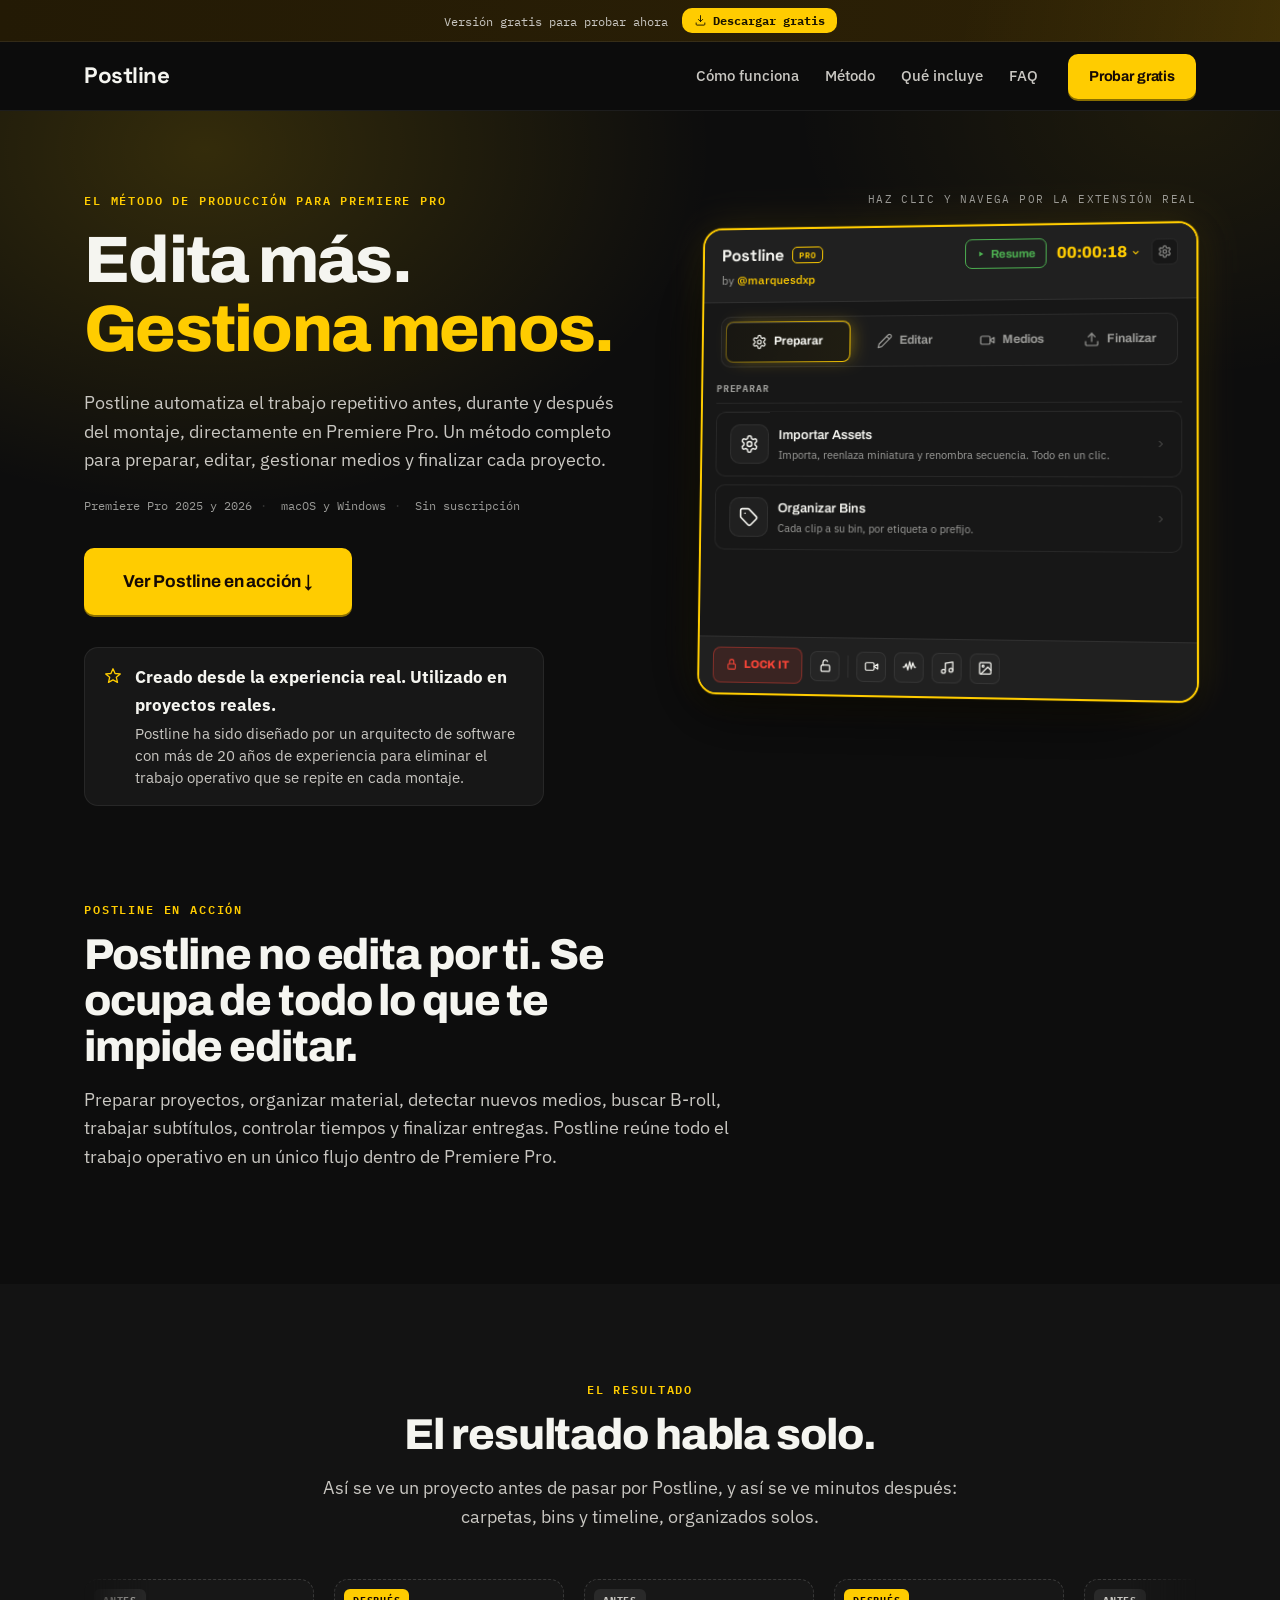
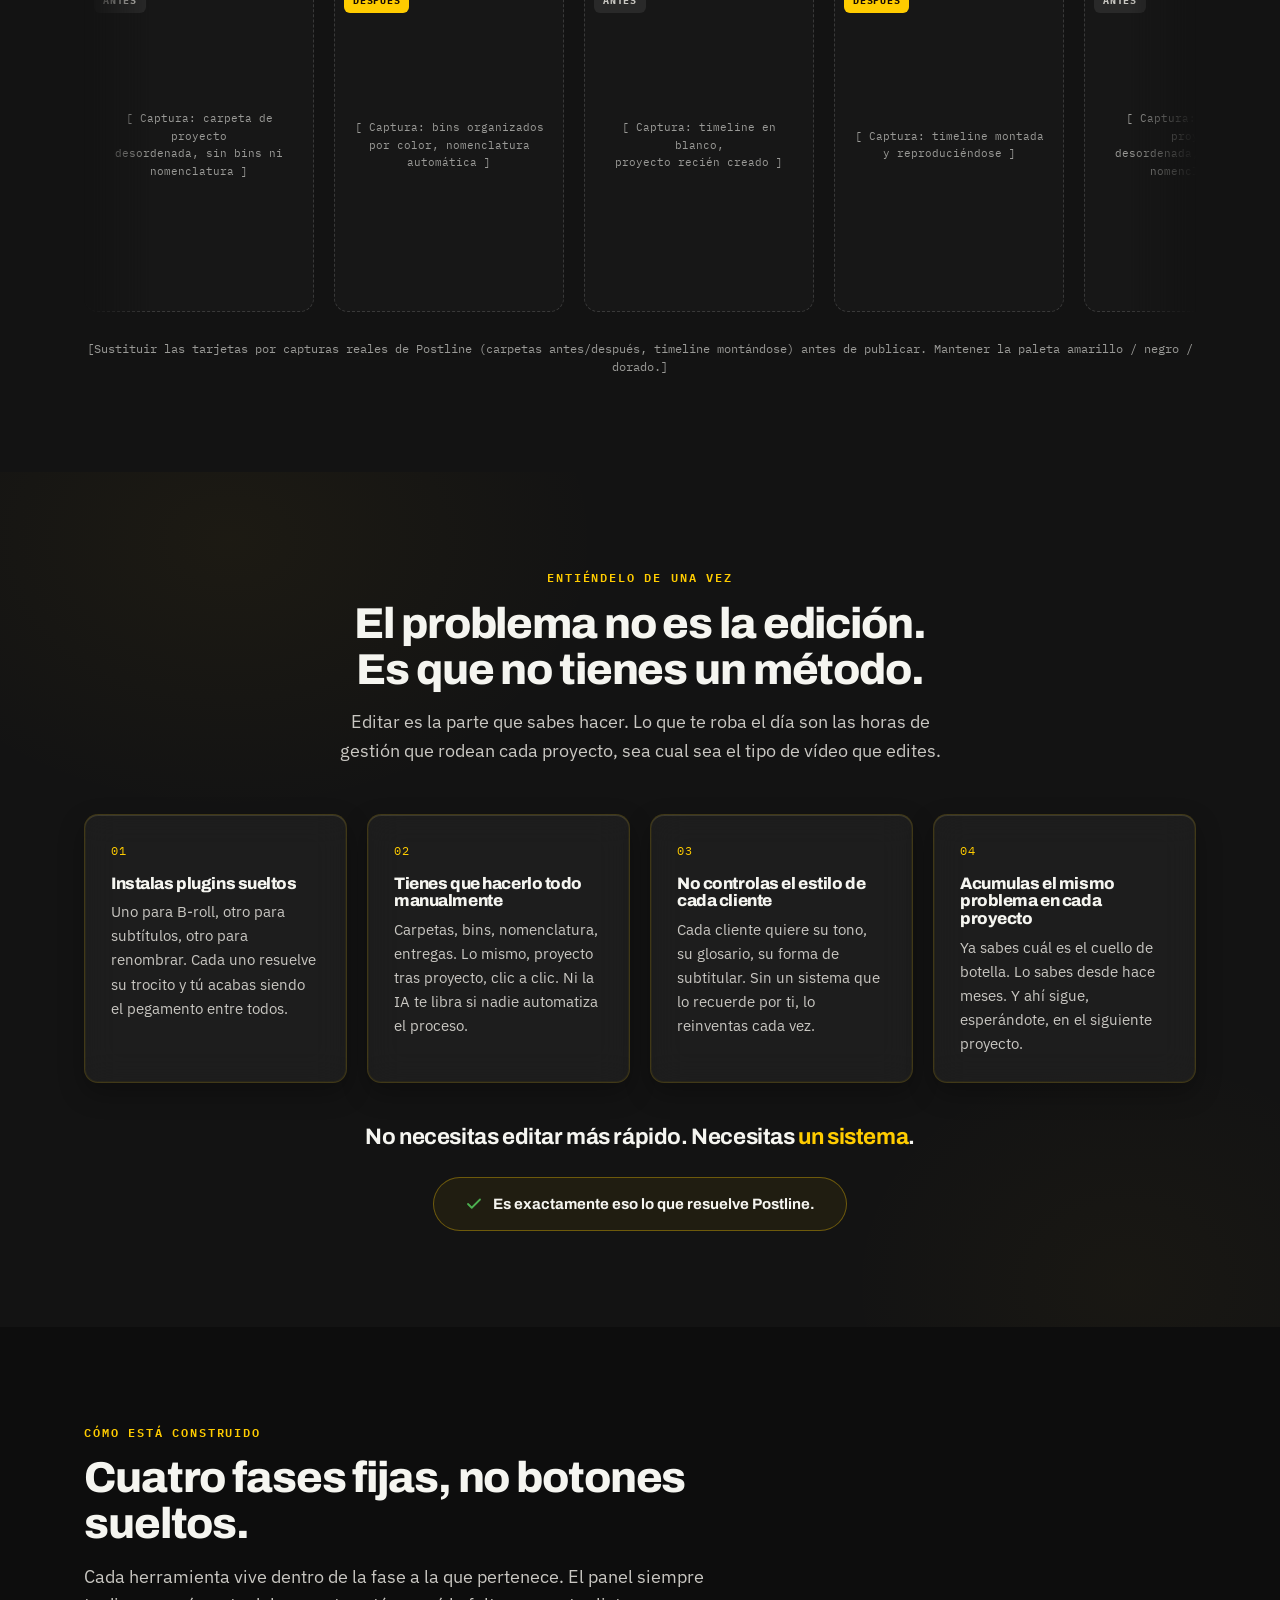
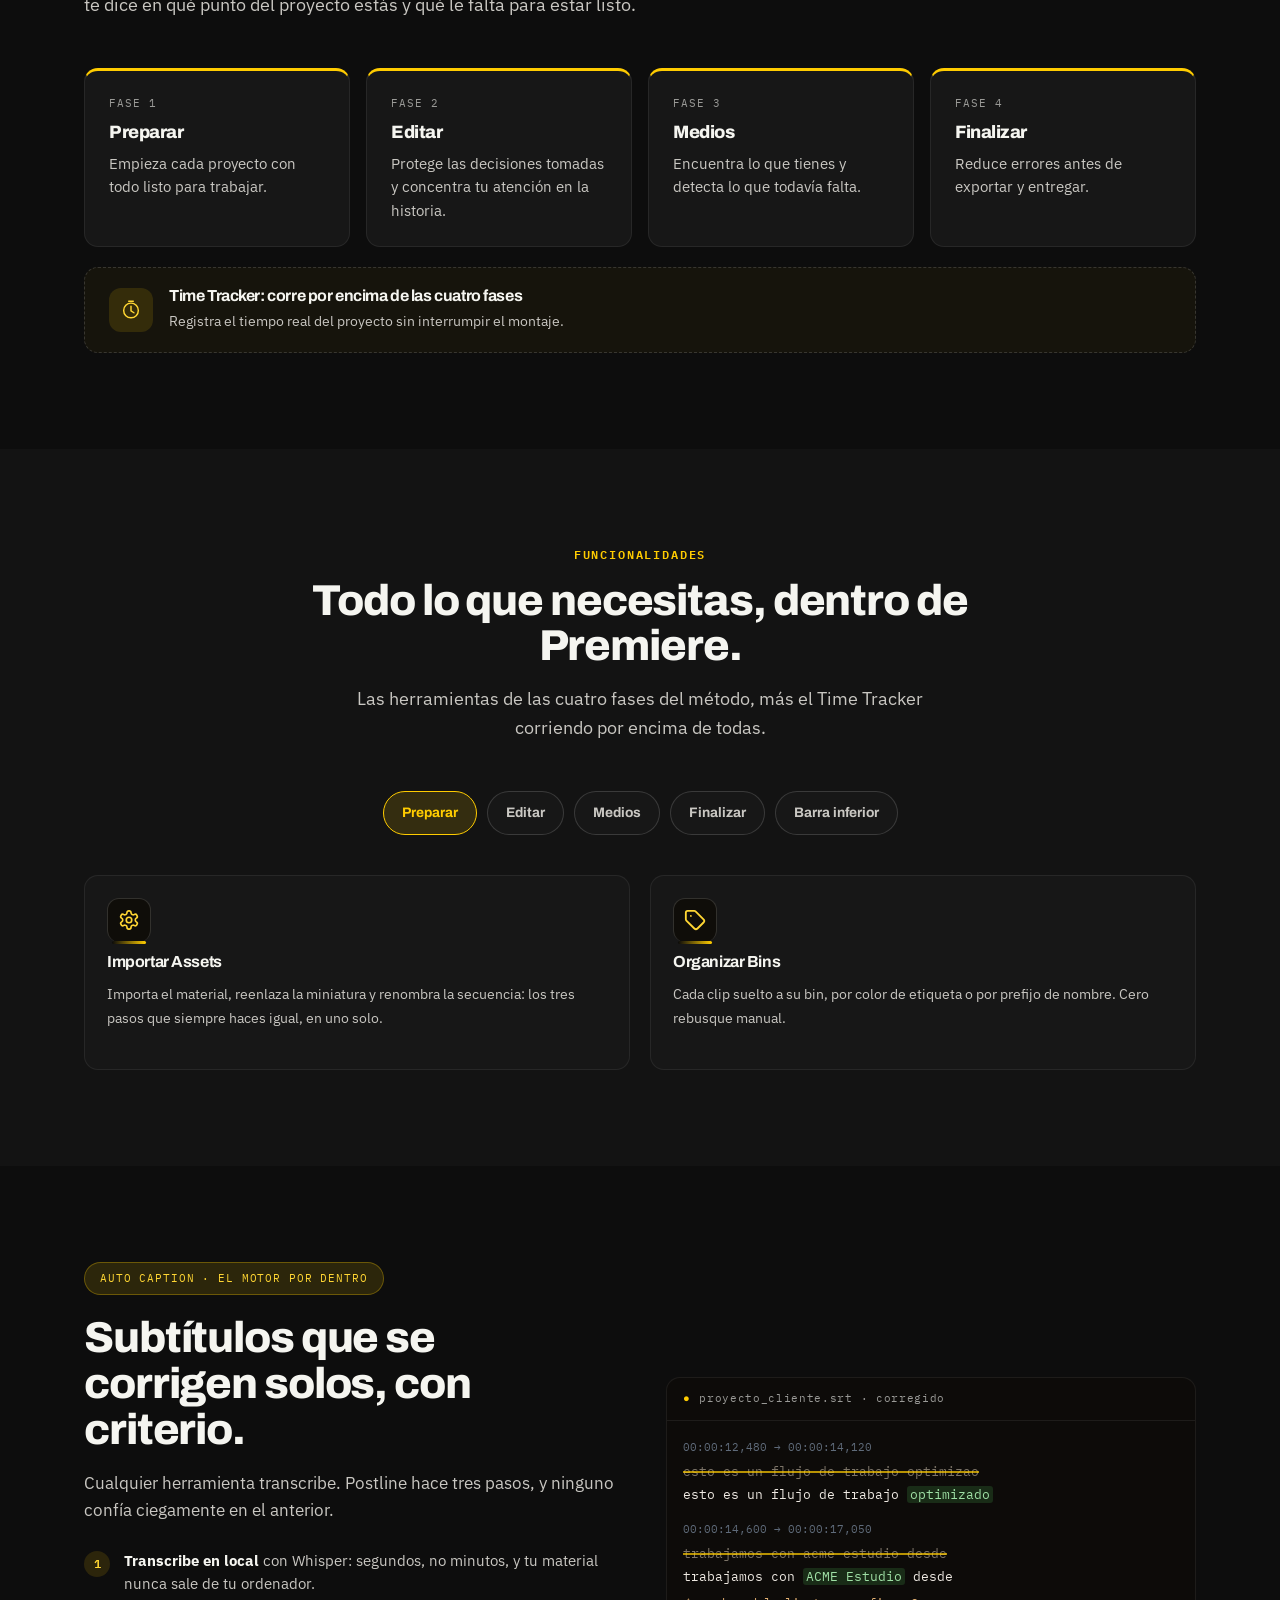
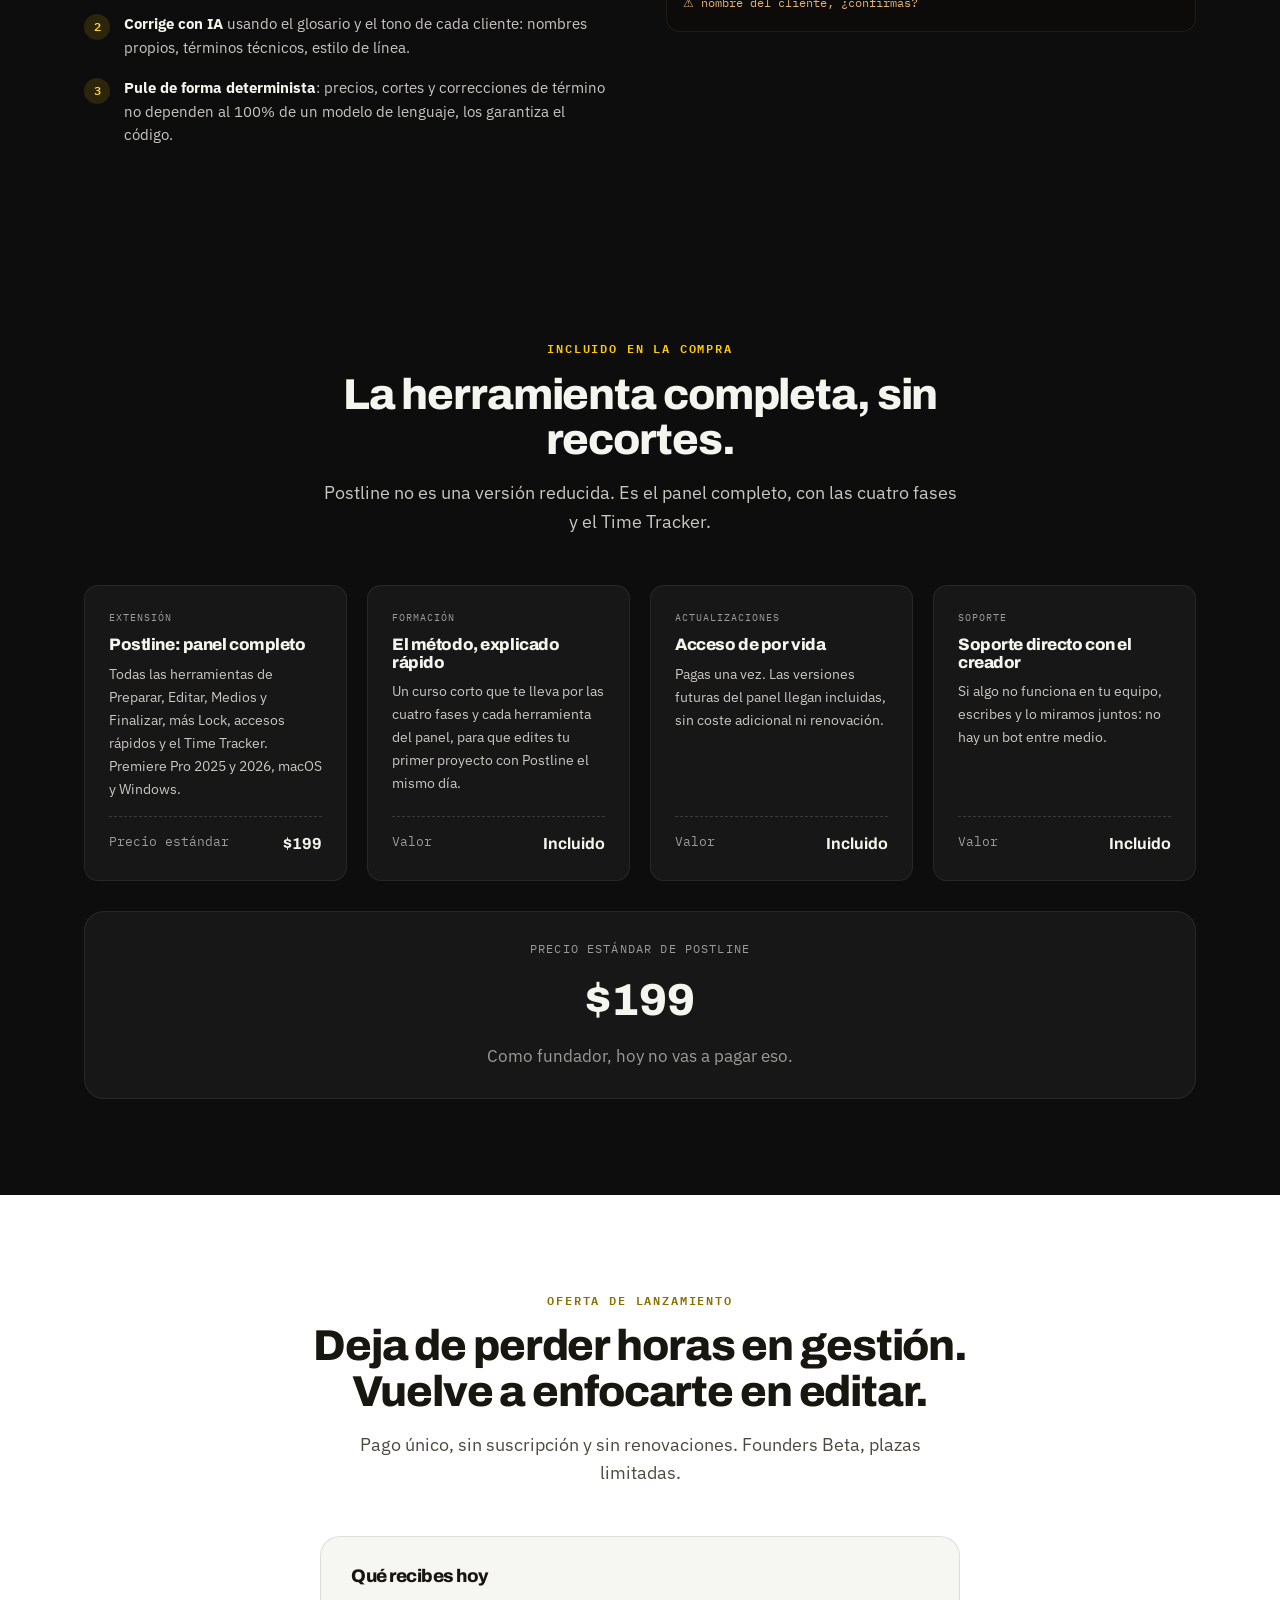
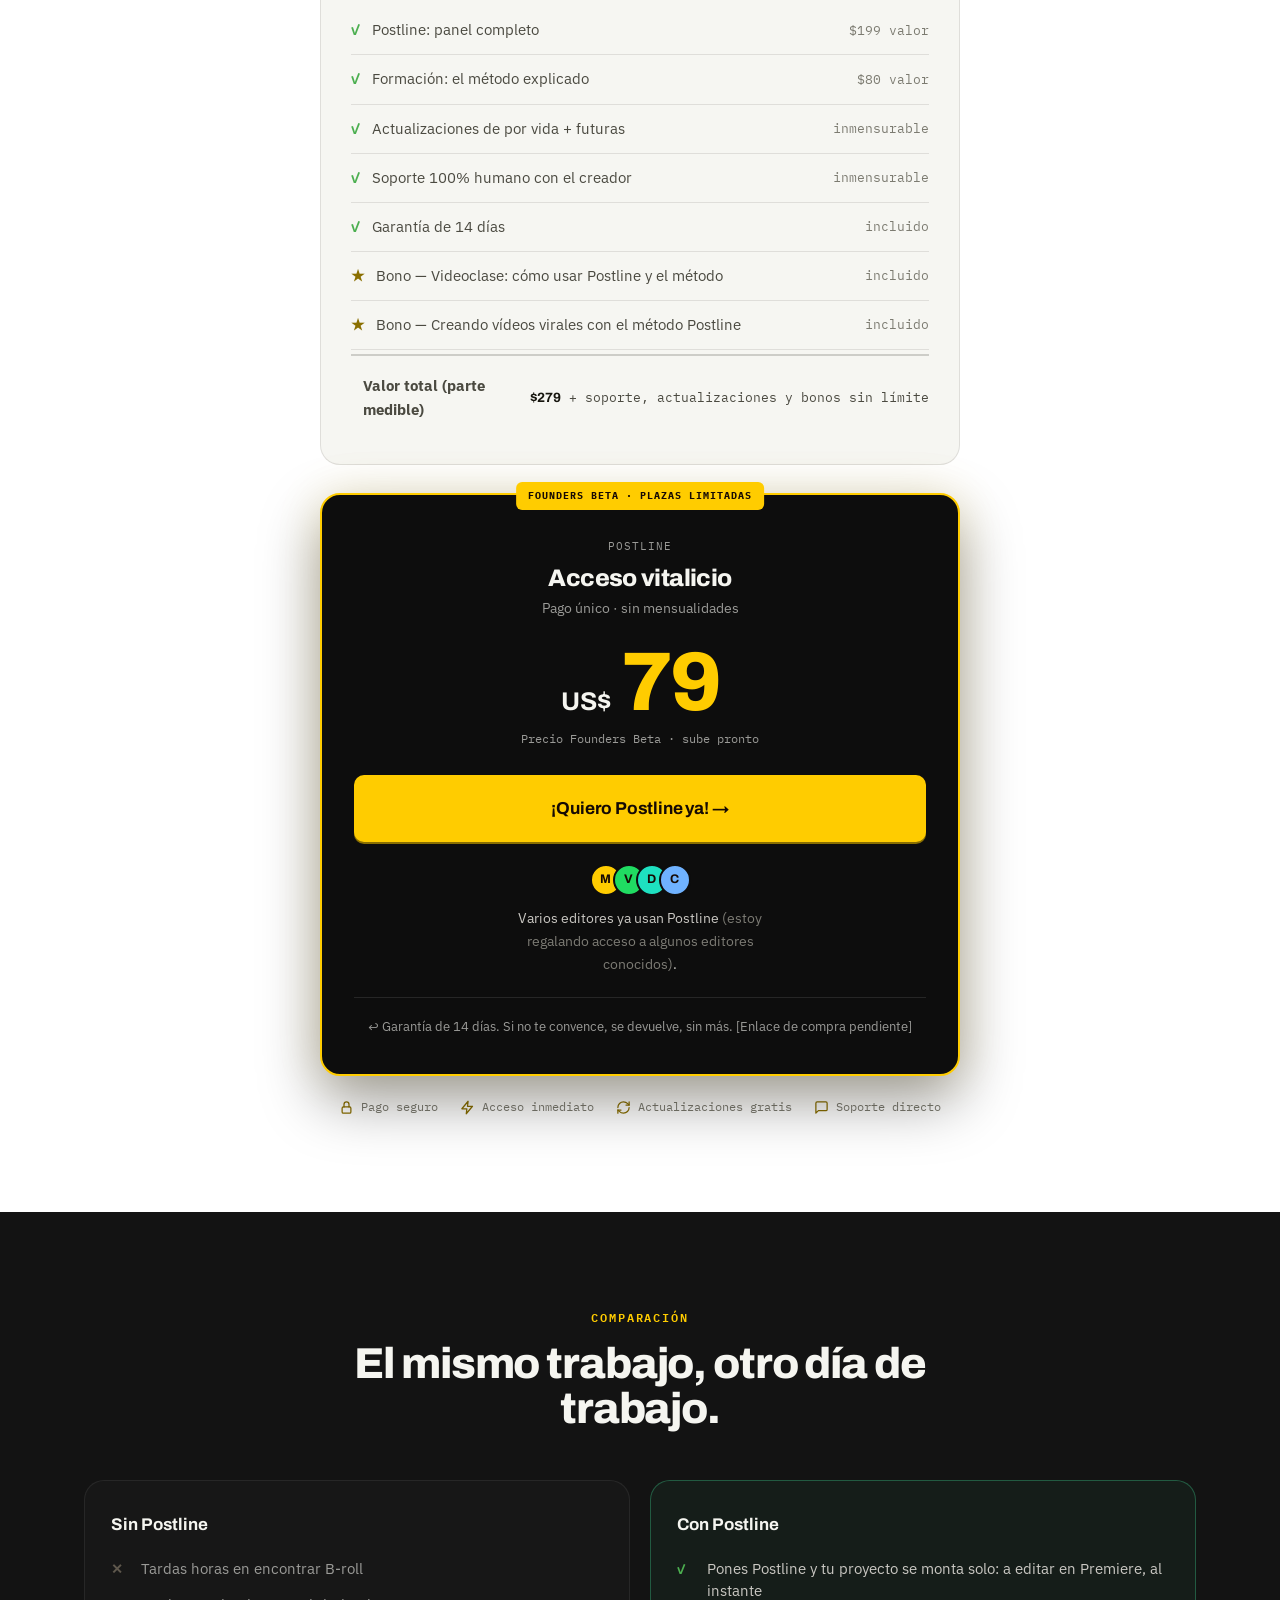
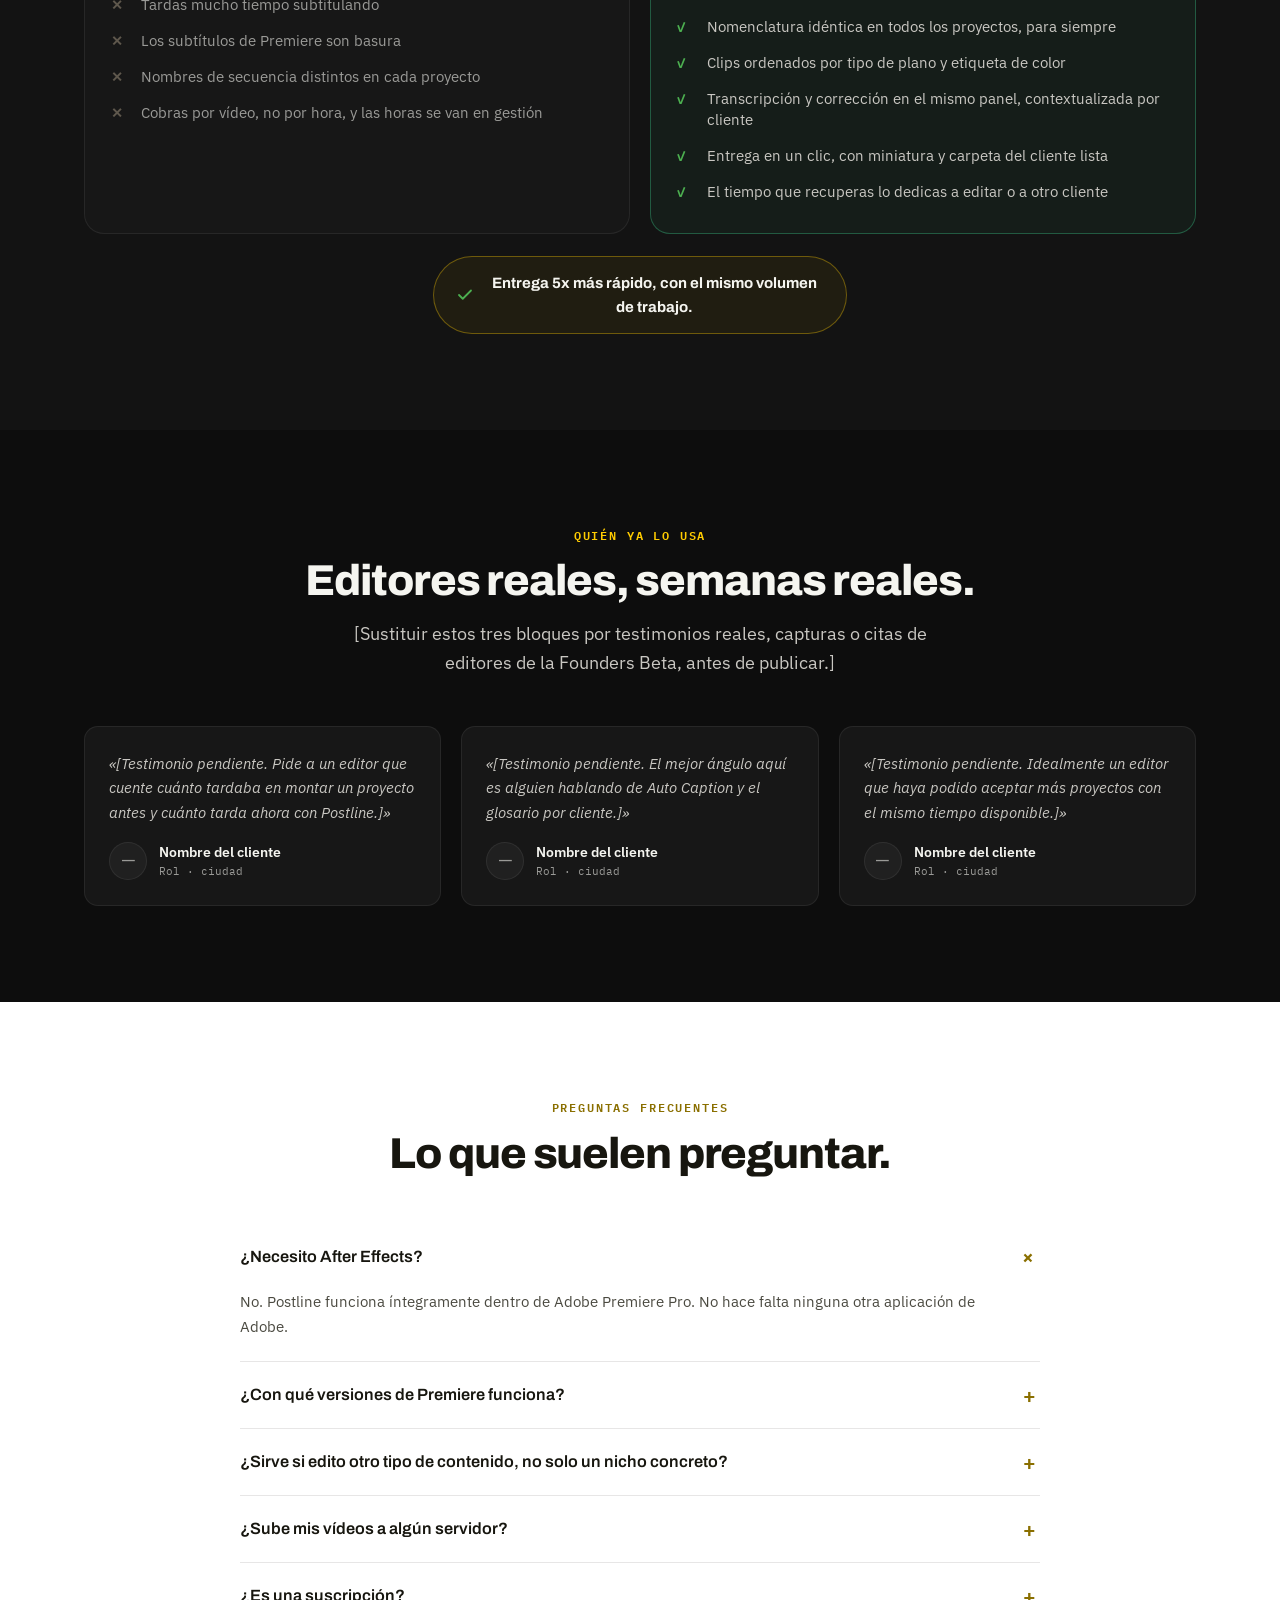
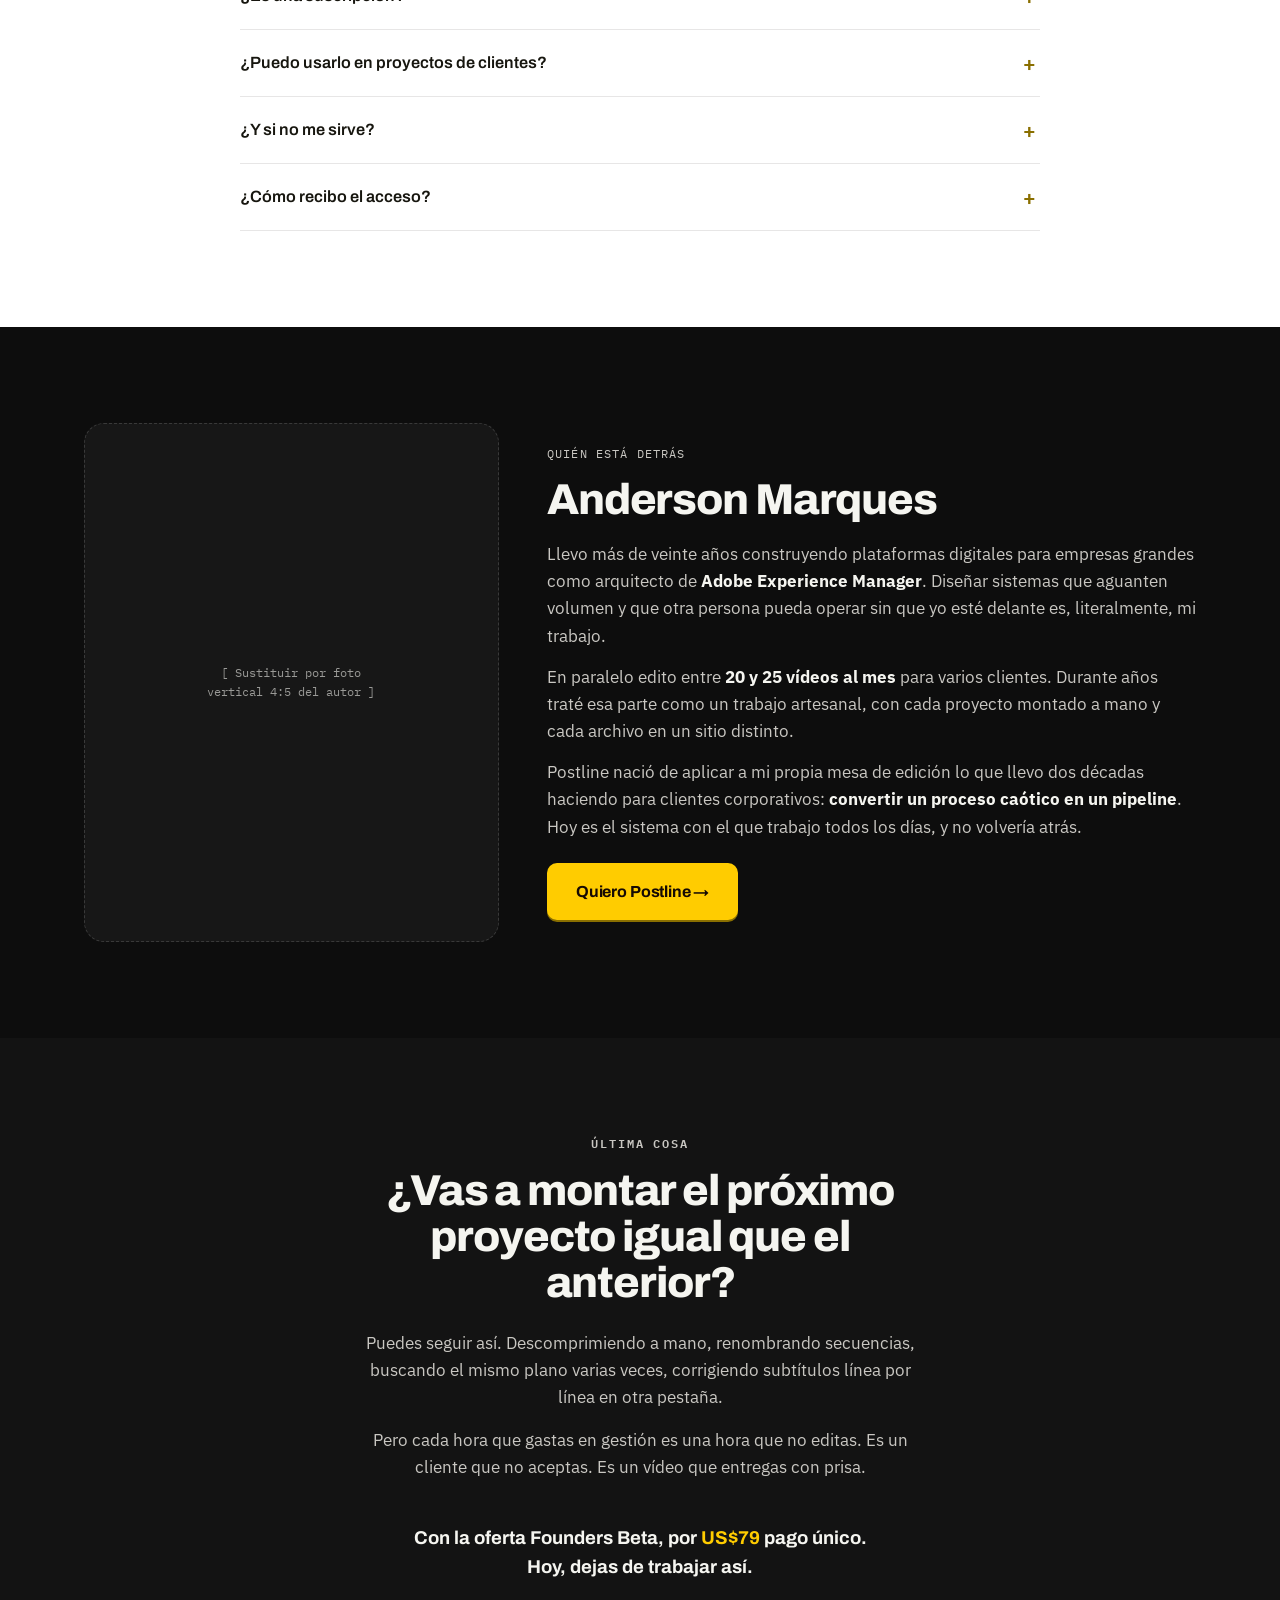
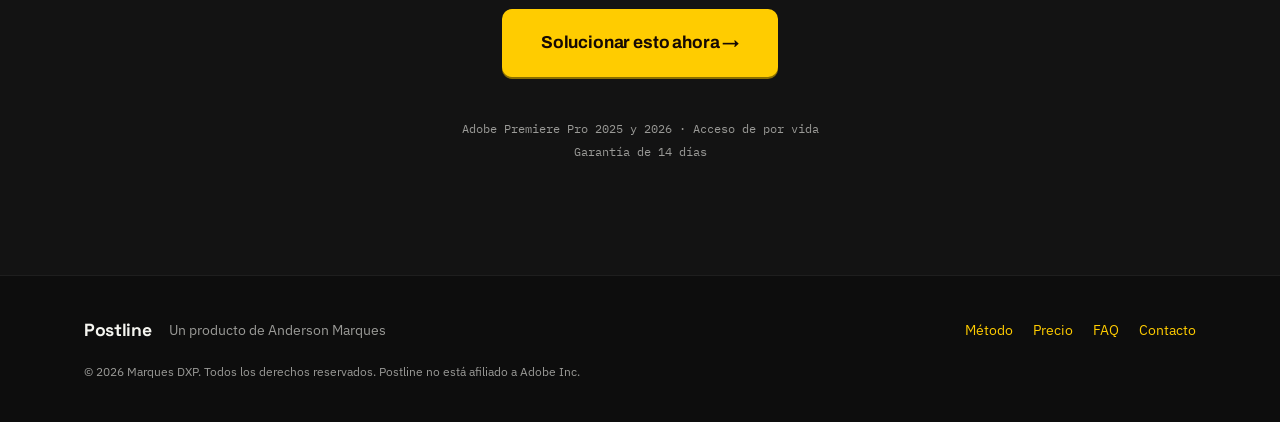
<file: index.html>
<!doctype html>
<html lang="es">
<head>
<meta charset="utf-8">
<meta name="viewport" content="width=device-width, initial-scale=1">
<title>Postline | Edita más. Gestiona menos.</title>
<link rel="icon" href="favicon.svg" type="image/svg+xml">
<meta name="description" content="Postline automatiza el trabajo repetitivo antes, durante y después del montaje. Un método completo de producción integrado en Adobe Premiere Pro.">
<meta property="og:title" content="Postline | Edita más. Gestiona menos.">
<meta property="og:description" content="Postline automatiza el trabajo repetitivo antes, durante y después del montaje. Un método completo de producción integrado en Adobe Premiere Pro.">
<meta property="og:type" content="website">
<meta name="twitter:card" content="summary_large_image">
<meta name="twitter:title" content="Postline | Edita más. Gestiona menos.">
<meta name="twitter:description" content="Postline automatiza el trabajo repetitivo antes, durante y después del montaje. Un método completo de producción integrado en Adobe Premiere Pro.">
<link rel="preconnect" href="https://fonts.googleapis.com">
<link rel="preconnect" href="https://fonts.gstatic.com" crossorigin>
<link href="https://fonts.googleapis.com/css2?family=Archivo:wght@500;600;700;800&family=Space+Grotesk:wght@700&family=IBM+Plex+Sans:wght@400;500;600&family=IBM+Plex+Mono:wght@400;500;600&display=swap" rel="stylesheet">
<link rel="stylesheet" href="css/style.css">
</head>
<body>

<svg width="0" height="0" class="icon-sprite" aria-hidden="true">
<defs>
<symbol id="ic-import" viewBox="0 0 24 24"><path d="M12 3v11M8 10l4 4 4-4M4 16.5V19a1.5 1.5 0 0 0 1.5 1.5h13A1.5 1.5 0 0 0 20 19v-2.5" fill="none" stroke="currentColor" stroke-width="1.7" stroke-linecap="round" stroke-linejoin="round"/></symbol>
<symbol id="ic-tag" viewBox="0 0 24 24"><path d="M12.586 2.586A2 2 0 0 0 11.172 2H4a2 2 0 0 0-2 2v7.172a2 2 0 0 0 .586 1.414l8.704 8.704a2.426 2.426 0 0 0 3.42 0l6.58-6.58a2.426 2.426 0 0 0 0-3.42z" fill="none" stroke="currentColor" stroke-width="2" stroke-linejoin="round"/><circle cx="7.5" cy="7.5" r="1" fill="currentColor" stroke="none"/></symbol>
<symbol id="ic-target" viewBox="0 0 24 24" fill="none" stroke="currentColor" stroke-width="2" stroke-linecap="round" stroke-linejoin="round"><circle cx="12" cy="12" r="8"></circle><circle cx="12" cy="12" r="3"></circle><path d="M12 2v3M12 19v3M2 12h3M19 12h3"></path></symbol>
<symbol id="ic-transition" viewBox="0 0 24 24" fill="none" stroke="currentColor" stroke-width="2" stroke-linecap="round" stroke-linejoin="round"><path d="M2 12h20"></path><path d="M7 8v8M17 8v8"></path><circle cx="12" cy="12" r="2" fill="currentColor" stroke="none"></circle></symbol>
<symbol id="ic-unlock" viewBox="0 0 24 24" fill="none" stroke="currentColor" stroke-width="2" stroke-linecap="round" stroke-linejoin="round"><rect x="5" y="11" width="14" height="10" rx="2"></rect><path d="M8 11V7a4 4 0 0 1 7.5-2"></path></symbol>
<symbol id="ic-play" viewBox="0 0 24 24"><path d="m8 6 10 6-10 6z" fill="currentColor" stroke="none"></path></symbol>
<symbol id="ic-chevrond" viewBox="0 0 24 24" fill="none" stroke="currentColor" stroke-width="2.4" stroke-linecap="round" stroke-linejoin="round"><path d="m7 10 5 5 5-5"></path></symbol>
<symbol id="ic-note" viewBox="0 0 24 24" fill="none" stroke="currentColor" stroke-width="2" stroke-linecap="round" stroke-linejoin="round"><path d="M9 18V5l12-2v13"></path><circle cx="6" cy="18" r="3"></circle><circle cx="18" cy="16" r="3"></circle></symbol>
<symbol id="ic-photo" viewBox="0 0 24 24" fill="none" stroke="currentColor" stroke-width="2" stroke-linecap="round" stroke-linejoin="round"><rect x="3" y="3" width="18" height="18" rx="2"></rect><circle cx="8.5" cy="8.5" r="1.5"></circle><path d="m21 15-5-5L5 21"></path></symbol>
<symbol id="ic-star" viewBox="0 0 24 24"><path d="M12 3.3 14.5 9l6.2.5-4.7 4.1 1.4 6.1L12 16.7 6.6 19.7 8 13.6 3.3 9.5 9.5 9Z" fill="none" stroke="currentColor" stroke-width="1.6" stroke-linejoin="round"/></symbol>
<symbol id="ic-layers" viewBox="0 0 24 24" fill="none" stroke="currentColor" stroke-width="2" stroke-linecap="round" stroke-linejoin="round"><path d="m12.83 2.18a2 2 0 0 0-1.66 0L2.6 6.08a1 1 0 0 0 0 1.83l8.58 3.91a2 2 0 0 0 1.66 0l8.58-3.9A1 1 0 0 0 21.4 6z"></path><path d="m6.08 9.5-3.5 1.6a1 1 0 0 0 0 1.81l8.6 3.91a2 2 0 0 0 1.65 0l8.58-3.9a1 1 0 0 0 0-1.83L18 9.4"></path><path d="m6.08 14.5-3.5 1.6a1 1 0 0 0 0 1.81l8.6 3.91a2 2 0 0 0 1.65 0l8.58-3.9a1 1 0 0 0 0-1.83L18 14.4"></path></symbol>
<symbol id="ic-wave" viewBox="0 0 24 24" fill="none" stroke="currentColor" stroke-width="2" stroke-linecap="round" stroke-linejoin="round"><path d="M2 12h2.5L7 7l2.5 9.5 3-13 2.5 11 2.5-9.5L20 12H22"></path></symbol>
<symbol id="ic-lock" viewBox="0 0 24 24" fill="none" stroke="currentColor" stroke-width="2" stroke-linecap="round" stroke-linejoin="round"><rect x="5" y="11" width="14" height="10" rx="2"></rect><path d="M8 11V7a4 4 0 0 1 8 0v4"></path></symbol>
<symbol id="ic-sync" viewBox="0 0 24 24" fill="none" stroke="currentColor" stroke-width="2" stroke-linecap="round" stroke-linejoin="round"><path d="M3 12a9 9 0 0 1 9-9 9.75 9.75 0 0 1 6.74 2.74L21 8"></path><path d="M21 3v5h-5"></path><path d="M21 12a9 9 0 0 1-9 9 9.75 9.75 0 0 1-6.74-2.74L3 16"></path><path d="M8 16H3v5"></path></symbol>
<symbol id="ic-caption" viewBox="0 0 24 24" fill="none" stroke="currentColor" stroke-width="2" stroke-linecap="round" stroke-linejoin="round"><rect x="3" y="5" width="18" height="14" rx="2"></rect><path d="M7 15h4M15 15h2M7 11h2M13 11h4"></path></symbol>
<symbol id="ic-upload" viewBox="0 0 24 24"><path d="M12 20V9M8 13l4-4 4 4M4 16.5V19a1.5 1.5 0 0 0 1.5 1.5h13A1.5 1.5 0 0 0 20 19v-2.5" fill="none" stroke="currentColor" stroke-width="1.7" stroke-linecap="round" stroke-linejoin="round"/></symbol>
<symbol id="ic-clock" viewBox="0 0 24 24"><circle cx="12" cy="12.5" r="8" fill="none" stroke="currentColor" stroke-width="1.6"/><path d="M12 8v5l3.2 2" fill="none" stroke="currentColor" stroke-width="1.6" stroke-linecap="round" stroke-linejoin="round"/><path d="M9.5 2.5h5" fill="none" stroke="currentColor" stroke-width="1.6" stroke-linecap="round"/></symbol>
<symbol id="ic-gear" viewBox="0 0 24 24" fill="none" stroke="currentColor" stroke-width="1.8" stroke-linecap="round" stroke-linejoin="round">
  <path d="M12.22 2h-.44a2 2 0 0 0-2 2v.18a2 2 0 0 1-1 1.73l-.43.25a2 2 0 0 1-2 0l-.15-.08a2 2 0 0 0-2.73.73l-.22.38a2 2 0 0 0 .73 2.73l.15.1a2 2 0 0 1 1 1.72v.51a2 2 0 0 1-1 1.74l-.15.09a2 2 0 0 0-.73 2.73l.22.38a2 2 0 0 0 2.73.73l.15-.08a2 2 0 0 1 2 0l.43.25a2 2 0 0 1 1 1.73V20a2 2 0 0 0 2 2h.44a2 2 0 0 0 2-2v-.18a2 2 0 0 1 1-1.73l.43-.25a2 2 0 0 1 2 0l.15.08a2 2 0 0 0 2.73-.73l.22-.39a2 2 0 0 0-.73-2.73l-.15-.08a2 2 0 0 1-1-1.74v-.5a2 2 0 0 1 1-1.74l.15-.09a2 2 0 0 0 .73-2.73l-.22-.38a2 2 0 0 0-2.73-.73l-.15.08a2 2 0 0 1-2 0l-.43-.25a2 2 0 0 1-1-1.73V4a2 2 0 0 0-2-2z"/>
  <circle cx="12" cy="12" r="3"/>
</symbol>
<symbol id="ic-pencil" viewBox="0 0 24 24" fill="none" stroke="currentColor" stroke-width="1.8" stroke-linecap="round" stroke-linejoin="round">
  <path d="M17 3a2.85 2.83 0 1 1 4 4L7.5 20.5 2 22l1.5-5.5Z"/>
  <path d="m15 5 4 4"/>
</symbol>
<symbol id="ic-video" viewBox="0 0 24 24" fill="none" stroke="currentColor" stroke-width="1.8" stroke-linecap="round" stroke-linejoin="round">
  <path d="m22 8-6 4 6 4V8Z"/>
  <rect x="2" y="6" width="14" height="12" rx="2"/>
</symbol>
<symbol id="ic-outbox" viewBox="0 0 24 24" fill="none" stroke="currentColor" stroke-width="1.8" stroke-linecap="round" stroke-linejoin="round">
  <path d="M21 15v4a2 2 0 0 1-2 2H5a2 2 0 0 1-2-2v-4"/>
  <polyline points="17 8 12 3 7 8"/>
  <line x1="12" y1="3" x2="12" y2="15"/>
</symbol>
<symbol id="ic-bolt" viewBox="0 0 24 24" fill="none" stroke="currentColor" stroke-width="2" stroke-linecap="round" stroke-linejoin="round"><path d="M13 2 3 14h8l-1 8 10-12h-8z"/></symbol>
<symbol id="ic-chat" viewBox="0 0 24 24" fill="none" stroke="currentColor" stroke-width="2" stroke-linecap="round" stroke-linejoin="round"><path d="M21 15a2 2 0 0 1-2 2H7l-4 4V5a2 2 0 0 1 2-2h14a2 2 0 0 1 2 2z"/></symbol>
<symbol id="ic-check" viewBox="0 0 24 24" fill="none" stroke="currentColor" stroke-width="2.4" stroke-linecap="round" stroke-linejoin="round"><path d="M20 6 9 17l-5-5"/></symbol>
</defs>
</svg>

<!-- ============ BANNER ============ -->
<div class="banner">
  <div class="wrap banner__in">
    <span class="banner__text">Versión gratis para probar ahora</span>
    <a class="banner__btn" href="#top"><svg viewBox="0 0 24 24"><use href="#ic-import"></use></svg>Descargar gratis</a>
  </div>
</div>

<!-- ============ NAV ============ -->
<nav class="nav">
  <div class="wrap nav__in">
    <span class="brand">Postline</span>
    <div class="nav__links">
      <a href="#funcionalidades">Cómo funciona</a>
      <a href="#metodo">Método</a>
      <a href="#incluye">Qué incluye</a>
      <a href="#faq">FAQ</a>
    </div>
    <a class="btn btn--primary nav__cta" href="#top">Probar gratis</a>
  </div>
</nav>

<!-- ============ HERO ============ -->
<header class="hero" id="top">
  <div class="wrap hero__grid">
    <div>
      <p class="eyebrow">El método de producción para Premiere Pro</p>
      <h1>Edita más.<br><em>Gestiona menos.</em></h1>
      <p class="lede hero__sub">Postline automatiza el trabajo repetitivo antes, durante y después del montaje, directamente en Premiere Pro. Un método completo para preparar, editar, gestionar medios y finalizar cada proyecto.</p>
      <div class="hero__meta">
        <span>Premiere Pro 2025 y 2026</span>
        <span>macOS y Windows</span>
        <span>Sin suscripción</span>
      </div>
      <div class="hero__ctas">
        <a class="btn btn--primary btn--lg" href="#demo">Ver Postline en acción ↓</a>
      </div>
      <div class="hero__proof">
        <svg class="icon" viewBox="0 0 24 24"><use href="#ic-star"></use></svg>
        <div>
          <b>Creado desde la experiencia real. Utilizado en proyectos reales.</b>
          <p>Postline ha sido diseñado por un arquitecto de software con más de 20 años de experiencia para eliminar el trabajo operativo que se repite en cada montaje.</p>
        </div>
      </div>
    </div>

    <div class="mock-stage">
    <p class="mock__caption">Haz clic y navega por la extensión real</p>
    <div class="mock">
      <div class="pl-top">
        <div>
          <div class="pl-top__title">Postline<span class="badge-pro">PRO</span></div>
          <div class="pl-top__by">by <b>@marquesdxp</b></div>
        </div>
        <div class="pl-top__right">
          <span class="pl-resume"><svg viewBox="0 0 24 24"><use href="#ic-play"></use></svg>Resume</span>
          <span class="pl-time">00:00:18<svg viewBox="0 0 24 24"><use href="#ic-chevrond"></use></svg></span>
          <span class="pl-gear"><svg viewBox="0 0 24 24"><use href="#ic-gear"></use></svg></span>
        </div>
      </div>

      <div class="pl-strip" role="tablist" aria-label="Fases del método Postline">
        <div class="pl-tab is-on" data-phase="prep" role="tab" tabindex="0" aria-selected="true" aria-label="Preparar">
          <svg viewBox="0 0 24 24"><use href="#ic-gear"></use></svg>
          <span class="pl-label">Preparar</span>
        </div>
        <div class="pl-tab" data-phase="edit" role="tab" tabindex="0" aria-selected="false" aria-label="Editar">
          <svg viewBox="0 0 24 24"><use href="#ic-pencil"></use></svg>
          <span class="pl-label">Editar</span>
        </div>
        <div class="pl-tab" data-phase="media" role="tab" tabindex="0" aria-selected="false" aria-label="Medios">
          <svg viewBox="0 0 24 24"><use href="#ic-video"></use></svg>
          <span class="pl-label">Medios</span>
        </div>
        <div class="pl-tab" data-phase="deliver" role="tab" tabindex="0" aria-selected="false" aria-label="Finalizar">
          <svg viewBox="0 0 24 24"><use href="#ic-outbox"></use></svg>
          <span class="pl-label">Finalizar</span>
        </div>
      </div>

      <div class="mock__body" data-phase="prep">
        <p class="pl-phasehead">Preparar</p>
        <div class="pl-tool"><span class="pl-tool-ic"><svg viewBox="0 0 24 24"><use href="#ic-gear"></use></svg></span><span class="pl-tool-tx"><b>Importar Assets</b><span>Importa, reenlaza miniatura y renombra secuencia. Todo en un clic.</span></span><svg class="pl-tool-arr" viewBox="0 0 24 24"><path d="m9 18 6-6-6-6"></path></svg></div>
        <div class="pl-tool"><span class="pl-tool-ic"><svg viewBox="0 0 24 24"><use href="#ic-tag"></use></svg></span><span class="pl-tool-tx"><b>Organizar Bins</b><span>Cada clip a su bin, por etiqueta o prefijo.</span></span><svg class="pl-tool-arr" viewBox="0 0 24 24"><path d="m9 18 6-6-6-6"></path></svg></div>
      </div>
      <div class="mock__body" data-phase="edit" hidden>
        <p class="pl-phasehead">Editar</p>
        <div class="pl-tool"><span class="pl-tool-ic"><svg viewBox="0 0 24 24"><use href="#ic-layers"></use></svg></span><span class="pl-tool-tx"><b>Montaje Base</b><span>Monta Inicio, Medio y Final directo en la timeline.</span></span><svg class="pl-tool-arr" viewBox="0 0 24 24"><path d="m9 18 6-6-6-6"></path></svg></div>
        <div class="pl-tool"><span class="pl-tool-ic"><svg viewBox="0 0 24 24"><use href="#ic-wave"></use></svg></span><span class="pl-tool-tx"><b>Dame el audio</b><span>El máster en WAV, listo para Audacity.</span></span><svg class="pl-tool-arr" viewBox="0 0 24 24"><path d="m9 18 6-6-6-6"></path></svg></div>
      </div>
      <div class="mock__body" data-phase="media" hidden>
        <p class="pl-phasehead">Medios</p>
        <div class="pl-tool"><span class="pl-tool-ic"><svg viewBox="0 0 24 24"><use href="#ic-sync"></use></svg></span><span class="pl-tool-tx"><b>Media Sync</b><span>Trae los archivos nuevos solo. Sin rebuscar.</span></span><svg class="pl-tool-arr" viewBox="0 0 24 24"><path d="m9 18 6-6-6-6"></path></svg></div>
        <div class="pl-tool"><span class="pl-tool-ic"><svg viewBox="0 0 24 24"><use href="#ic-target"></use></svg></span><span class="pl-tool-tx"><b>Clips Advisor</b><span>La IA marca dónde meter B-roll, con etiqueta lista para usar.</span></span><svg class="pl-tool-arr" viewBox="0 0 24 24"><path d="m9 18 6-6-6-6"></path></svg></div>
        <div class="pl-tool"><span class="pl-tool-ic"><svg viewBox="0 0 24 24"><use href="#ic-video"></use></svg></span><span class="pl-tool-tx"><b>Pexels B-Roll</b><span>Trae candidatos de Pexels y los apila en la timeline.</span></span><svg class="pl-tool-arr" viewBox="0 0 24 24"><path d="m9 18 6-6-6-6"></path></svg></div>
      </div>
      <div class="mock__body" data-phase="deliver" hidden>
        <p class="pl-phasehead">Subtítulos y entrega</p>
        <div class="pl-tool"><span class="pl-tool-ic"><svg viewBox="0 0 24 24"><use href="#ic-transition"></use></svg></span><span class="pl-tool-tx"><b>Añadir transiciones</b><span>Coloca un clip de tu secuencia TRANSITIONS en cada punto marcado.</span></span><svg class="pl-tool-arr" viewBox="0 0 24 24"><path d="m9 18 6-6-6-6"></path></svg></div>
        <div class="pl-tool"><span class="pl-tool-ic"><svg viewBox="0 0 24 24"><use href="#ic-caption"></use></svg></span><span class="pl-tool-tx"><b>Auto Caption</b><span>Casi cualquier idioma, corregido por IA antes de tu timeline.</span></span><svg class="pl-tool-arr" viewBox="0 0 24 24"><path d="m9 18 6-6-6-6"></path></svg></div>
        <div class="pl-tool"><span class="pl-tool-ic"><svg viewBox="0 0 24 24"><use href="#ic-upload"></use></svg></span><span class="pl-tool-tx"><b>Entrega y Reza</b><span>Lo manda y reza para que no haya revisiones.</span></span><svg class="pl-tool-arr" viewBox="0 0 24 24"><path d="m9 18 6-6-6-6"></path></svg></div>
      </div>

      <div class="pl-toolbar">
        <span class="pl-lock"><svg viewBox="0 0 24 24"><use href="#ic-lock"></use></svg>LOCK IT</span>
        <span class="pl-tbtn pl-tbtn--gray"><svg viewBox="0 0 24 24"><use href="#ic-unlock"></use></svg></span>
        <span class="pl-sep"></span>
        <span class="pl-tbtn pl-tbtn--pink"><svg viewBox="0 0 24 24"><use href="#ic-video"></use></svg></span>
        <span class="pl-tbtn pl-tbtn--green"><svg viewBox="0 0 24 24"><use href="#ic-wave"></use></svg></span>
        <span class="pl-tbtn pl-tbtn--teal"><svg viewBox="0 0 24 24"><use href="#ic-note"></use></svg></span>
        <span class="pl-tbtn pl-tbtn--blue"><svg viewBox="0 0 24 24"><use href="#ic-photo"></use></svg></span>
      </div>
    </div>
    </div>
  </div>
</header>

<!-- ============ POSTLINE NO EDITA POR TI ============ -->
<section class="section section--tight" id="demo">
  <div class="wrap">
    <div class="head rv">
      <p class="eyebrow">Postline en acción</p>
      <h2>Postline no edita por ti. Se ocupa de todo lo que te impide editar.</h2>
      <p class="lede">Preparar proyectos, organizar material, detectar nuevos medios, buscar B-roll, trabajar subtítulos, controlar tiempos y finalizar entregas. Postline reúne todo el trabajo operativo en un único flujo dentro de Premiere Pro.</p>
    </div>
  </div>
</section>

<!-- ============ ANTES / DESPUÉS (CAPTURAS) ============ -->
<section class="section bg-alt" id="resultado">
  <div class="wrap">
    <div class="head head--center">
      <p class="eyebrow">El resultado</p>
      <h2>El resultado habla solo.</h2>
      <p class="lede">Así se ve un proyecto antes de pasar por Postline, y así se ve minutos después: carpetas, bins y timeline, organizados solos.</p>
    </div>
    <div class="reel-stage">
      <div class="reel">
        <div class="reel__track">
          <div class="reel__card"><span class="reel__tag reel__tag--bad">Antes</span><div class="reel__ph"><span>[ Captura: carpeta de proyecto<br>desordenada, sin bins ni<br>nomenclatura ]</span></div></div>
          <div class="reel__card"><span class="reel__tag reel__tag--good">Después</span><div class="reel__ph"><span>[ Captura: bins organizados<br>por color, nomenclatura<br>automática ]</span></div></div>
          <div class="reel__card"><span class="reel__tag reel__tag--bad">Antes</span><div class="reel__ph"><span>[ Captura: timeline en blanco,<br>proyecto recién creado ]</span></div></div>
          <div class="reel__card"><span class="reel__tag reel__tag--good">Después</span><div class="reel__ph"><span>[ Captura: timeline montada<br>y reproduciéndose ]</span></div></div>
          <div class="reel__card"><span class="reel__tag reel__tag--bad">Antes</span><div class="reel__ph"><span>[ Captura: carpeta de proyecto<br>desordenada, sin bins ni<br>nomenclatura ]</span></div></div>
          <div class="reel__card"><span class="reel__tag reel__tag--good">Después</span><div class="reel__ph"><span>[ Captura: bins organizados<br>por color, nomenclatura<br>automática ]</span></div></div>
          <div class="reel__card"><span class="reel__tag reel__tag--bad">Antes</span><div class="reel__ph"><span>[ Captura: timeline en blanco,<br>proyecto recién creado ]</span></div></div>
          <div class="reel__card"><span class="reel__tag reel__tag--good">Después</span><div class="reel__ph"><span>[ Captura: timeline montada<br>y reproduciéndose ]</span></div></div>
        </div>
      </div>
    </div>
    <p class="reel__note">[Sustituir las tarjetas por capturas reales de Postline (carpetas antes/después, timeline montándose) antes de publicar. Mantener la paleta amarillo / negro / dorado.]</p>
  </div>
</section>

<!-- ============ PROBLEMA ============ -->
<section class="section bg-alt section--glow">
  <div class="wrap">
    <div class="head head--center">
      <p class="eyebrow">Entiéndelo de una vez</p>
      <h2>El problema no es la edición.<br>Es que no tienes un método.</h2>
      <p class="lede">Editar es la parte que sabes hacer. Lo que te roba el día son las horas de gestión que rodean cada proyecto, sea cual sea el tipo de vídeo que edites.</p>
    </div>
    <div class="grid grid--4">
      <div class="pain rv">
        <div class="pain__n">01</div>
        <h3>Instalas plugins sueltos</h3>
        <p>Uno para B-roll, otro para subtítulos, otro para renombrar. Cada uno resuelve su trocito y tú acabas siendo el pegamento entre todos.</p>
      </div>
      <div class="pain rv">
        <div class="pain__n">02</div>
        <h3>Tienes que hacerlo todo manualmente</h3>
        <p>Carpetas, bins, nomenclatura, entregas. Lo mismo, proyecto tras proyecto, clic a clic. Ni la IA te libra si nadie automatiza el proceso.</p>
      </div>
      <div class="pain rv">
        <div class="pain__n">03</div>
        <h3>No controlas el estilo de cada cliente</h3>
        <p>Cada cliente quiere su tono, su glosario, su forma de subtitular. Sin un sistema que lo recuerde por ti, lo reinventas cada vez.</p>
      </div>
      <div class="pain rv">
        <div class="pain__n">04</div>
        <h3>Acumulas el mismo problema en cada proyecto</h3>
        <p>Ya sabes cuál es el cuello de botella. Lo sabes desde hace meses. Y ahí sigue, esperándote, en el siguiente proyecto.</p>
      </div>
    </div>
    <p class="pain-note">No necesitas editar más rápido. Necesitas <span>un sistema</span>.</p>
    <p class="pain-resolve"><svg viewBox="0 0 24 24"><use href="#ic-check"></use></svg>Es exactamente eso lo que resuelve Postline.</p>
  </div>
</section>

<!-- ============ MÉTODO ============ -->
<section class="section" id="metodo">
  <div class="wrap">
    <div class="head">
      <p class="eyebrow">Cómo está construido</p>
      <h2>Cuatro fases fijas, no botones sueltos.</h2>
      <p class="lede">Cada herramienta vive dentro de la fase a la que pertenece. El panel siempre te dice en qué punto del proyecto estás y qué le falta para estar listo.</p>
    </div>
    <div class="phase-band">
      <div class="phase">
        <div class="phase__n">Fase 1</div>
        <h3>Preparar</h3>
        <p>Empieza cada proyecto con todo listo para trabajar.</p>
      </div>
      <div class="phase">
        <div class="phase__n">Fase 2</div>
        <h3>Editar</h3>
        <p>Protege las decisiones tomadas y concentra tu atención en la historia.</p>
      </div>
      <div class="phase">
        <div class="phase__n">Fase 3</div>
        <h3>Medios</h3>
        <p>Encuentra lo que tienes y detecta lo que todavía falta.</p>
      </div>
      <div class="phase">
        <div class="phase__n">Fase 4</div>
        <h3>Finalizar</h3>
        <p>Reduce errores antes de exportar y entregar.</p>
      </div>
    </div>
    <div class="tracker">
      <span class="badge"><svg class="icon" viewBox="0 0 24 24"><use href="#ic-clock"></use></svg></span>
      <div>
        <h4>Time Tracker: corre por encima de las cuatro fases</h4>
        <p>Registra el tiempo real del proyecto sin interrumpir el montaje.</p>
      </div>
    </div>
  </div>
</section>

<!-- ============ FUNCIONALIDADES ============ -->
<section class="section bg-alt" id="funcionalidades">
  <div class="wrap">
    <div class="head head--center">
      <p class="eyebrow">Funcionalidades</p>
      <h2>Todo lo que necesitas, dentro de Premiere.</h2>
      <p class="lede">Las herramientas de las cuatro fases del método, más el Time Tracker corriendo por encima de todas.</p>
    </div>

    <div class="ftabs" role="tablist" aria-label="Categorías de funcionalidades">
      <button type="button" class="ftab is-on" data-cat="prep" role="tab" aria-selected="true" style="--cat:var(--orange)">Preparar</button>
      <button type="button" class="ftab" data-cat="edit" role="tab" aria-selected="false" style="--cat:#20dc62">Editar</button>
      <button type="button" class="ftab" data-cat="media" role="tab" aria-selected="false" style="--cat:#6fb2ff">Medios</button>
      <button type="button" class="ftab" data-cat="deliver" role="tab" aria-selected="false" style="--cat:#ff84d1">Finalizar</button>
      <button type="button" class="ftab" data-cat="bar" role="tab" aria-selected="false" style="--cat:#1ee0c0">Barra inferior</button>
    </div>

    <div class="fpanel" data-cat="prep">
      <div class="grid grid--2">
        <div class="feat"><span class="badge"><svg class="icon" viewBox="0 0 24 24"><use href="#ic-gear"></use></svg></span><h4>Importar Assets</h4><p>Importa el material, reenlaza la miniatura y renombra la secuencia: los tres pasos que siempre haces igual, en uno solo.</p></div>
        <div class="feat"><span class="badge"><svg class="icon" viewBox="0 0 24 24"><use href="#ic-tag"></use></svg></span><h4>Organizar Bins</h4><p>Cada clip suelto a su bin, por color de etiqueta o por prefijo de nombre. Cero rebusque manual.</p></div>
      </div>
    </div>

    <div class="fpanel" data-cat="edit" hidden>
      <div class="grid grid--2">
        <div class="feat"><span class="badge"><svg class="icon" viewBox="0 0 24 24"><use href="#ic-layers"></use></svg></span><h4>Montaje Base</h4><p>Monta el esqueleto de montaje (Inicio → Medio → Final) directamente en la timeline. Llegas y ya hay algo que editar.</p></div>
        <div class="feat"><span class="badge"><svg class="icon" viewBox="0 0 24 24"><use href="#ic-wave"></use></svg></span><h4>Dame el audio</h4><p>El máster de audio en alta calidad (WAV), listo para Audacity, sin pasos intermedios.</p></div>
      </div>
    </div>

    <div class="fpanel" data-cat="media" hidden>
      <div class="grid grid--3">
        <div class="feat"><span class="badge"><svg class="icon" viewBox="0 0 24 24"><use href="#ic-sync"></use></svg></span><h4>Media Sync</h4><p>Detecta lo nuevo que ha caído en las carpetas del proyecto e importa solo eso: nunca duplica lo que ya estaba.</p></div>
        <div class="feat"><span class="badge"><svg class="icon" viewBox="0 0 24 24"><use href="#ic-target"></use></svg></span><h4>Clips Advisor</h4><p>Una IA lee la transcripción y te marca en qué tramos conviene usar B-roll. Menos talking head, más ritmo.</p></div>
        <div class="feat"><span class="badge"><svg class="icon" viewBox="0 0 24 24"><use href="#ic-video"></use></svg></span><h4>B-Roll Pexels</h4><p>Mismo análisis que Clips Advisor, pero busca candidatos reales en Pexels y los apila en la timeline. Tú eliges el ganador.</p></div>
      </div>
    </div>

    <div class="fpanel" data-cat="deliver" hidden>
      <div class="grid grid--3">
        <div class="feat"><span class="badge"><svg class="icon" viewBox="0 0 24 24"><use href="#ic-transition"></use></svg></span><h4>Añadir transiciones</h4><p>Detecta tus puntos marcados en la timeline y coloca la transición perfecta desde tu propia secuencia librería.</p></div>
        <div class="feat"><span class="badge"><svg class="icon" viewBox="0 0 24 24"><use href="#ic-caption"></use></svg></span><h4>Auto Caption</h4><p>Transcribe, corrige y pule subtítulos con IA, en segundos, con glosario y tono configurables por cliente.</p></div>
        <div class="feat"><span class="badge"><svg class="icon" viewBox="0 0 24 24"><use href="#ic-upload"></use></svg></span><h4>Entrega y Reza</h4><p>Exporta el máster final directo a la carpeta en la nube del cliente y ordena los bins sobrantes antes de salir.</p></div>
      </div>
    </div>

    <div class="fpanel" data-cat="bar" hidden>
      <div class="grid grid--2">
        <div class="feat"><span class="badge"><svg class="icon" viewBox="0 0 24 24"><use href="#ic-lock"></use></svg></span><h4>Lock</h4><p>Cubre con un candado visual todo lo ya dado por bueno, para que no te la pases retocando lo mismo cien veces.</p></div>
        <div class="feat"><span class="badge"><svg class="icon" viewBox="0 0 24 24"><use href="#ic-star"></use></svg></span><h4>Carpetas favoritas</h4><p>Acceso directo a cada carpeta del proyecto y hasta 5 carpetas propias, a cualquier ruta de tu disco.</p></div>
      </div>
    </div>
  </div>
</section>

<!-- ============ SPOTLIGHT SUBTÍTULOS ============ -->
<section class="section">
  <div class="wrap spot">
    <div>
      <span class="spot__tag">Auto Caption · el motor por dentro</span>
      <h2>Subtítulos que se corrigen solos, con criterio.</h2>
      <p>Cualquier herramienta transcribe. Postline hace tres pasos, y ninguno confía ciegamente en el anterior.</p>
      <ol>
        <li><span><b>Transcribe en local</b> con Whisper: segundos, no minutos, y tu material nunca sale de tu ordenador.</span></li>
        <li><span><b>Corrige con IA</b> usando el glosario y el tono de cada cliente: nombres propios, términos técnicos, estilo de línea.</span></li>
        <li><span><b>Pule de forma determinista</b>: precios, cortes y correcciones de término no dependen al 100% de un modelo de lenguaje, los garantiza el código.</span></li>
      </ol>
    </div>
    <div class="srt">
      <div class="srt__h">proyecto_cliente.srt · corregido</div>
      <div class="srt__b">
        <div>
          <span class="srt__tc">00:00:12,480 → 00:00:14,120</span>
          <span class="srt__bad">esto es un flujo de trabajo optimizao</span>
          <span class="srt__good">esto es un flujo de trabajo <mark>optimizado</mark></span>
        </div>
        <div>
          <span class="srt__tc">00:00:14,600 → 00:00:17,050</span>
          <span class="srt__bad">trabajamos con acme estudio desde</span>
          <span class="srt__good">trabajamos con <mark>ACME Estudio</mark> desde</span>
          <span class="srt__flag">⚠ nombre del cliente, ¿confirmas?</span>
        </div>
      </div>
    </div>
  </div>
</section>

<!-- ============ QUÉ INCLUYE ============ -->
<section class="section" id="incluye">
  <div class="wrap">
    <div class="head head--center">
      <p class="eyebrow">Incluido en la compra</p>
      <h2>La herramienta completa, sin recortes.</h2>
      <p class="lede">Postline no es una versión reducida. Es el panel completo, con las cuatro fases y el Time Tracker.</p>
    </div>
    <div class="grid grid--4">
      <div class="inc">
        <span class="inc__kind">Extensión</span>
        <h3>Postline: panel completo</h3>
        <p>Todas las herramientas de Preparar, Editar, Medios y Finalizar, más Lock, accesos rápidos y el Time Tracker. Premiere Pro 2025 y 2026, macOS y Windows.</p>
        <div class="inc__val"><span class="muted">Precio estándar</span><b>$199</b></div>
      </div>
      <div class="inc">
        <span class="inc__kind">Formación</span>
        <h3>El método, explicado rápido</h3>
        <p>Un curso corto que te lleva por las cuatro fases y cada herramienta del panel, para que edites tu primer proyecto con Postline el mismo día.</p>
        <div class="inc__val"><span class="muted">Valor</span><b>Incluido</b></div>
      </div>
      <div class="inc">
        <span class="inc__kind">Actualizaciones</span>
        <h3>Acceso de por vida</h3>
        <p>Pagas una vez. Las versiones futuras del panel llegan incluidas, sin coste adicional ni renovación.</p>
        <div class="inc__val"><span class="muted">Valor</span><b>Incluido</b></div>
      </div>
      <div class="inc">
        <span class="inc__kind">Soporte</span>
        <h3>Soporte directo con el creador</h3>
        <p>Si algo no funciona en tu equipo, escribes y lo miramos juntos: no hay un bot entre medio.</p>
        <div class="inc__val"><span class="muted">Valor</span><b>Incluido</b></div>
      </div>
    </div>
    <div class="stack-total">
      <p class="lbl">Precio estándar de Postline</p>
      <p class="num">$199</p>
      <p class="muted">Como fundador, hoy no vas a pagar eso.</p>
    </div>
  </div>
</section>

<!-- ============ PRECIO ============ -->
<section class="section" id="precio">
  <div class="wrap">
    <div class="head head--center">
      <p class="eyebrow">Oferta de lanzamiento</p>
      <h2>Deja de perder horas en gestión. Vuelve a enfocarte en editar.</h2>
      <p class="lede">Pago único, sin suscripción y sin renovaciones. Founders Beta, plazas limitadas.</p>
    </div>
    <div class="offer">
      <div class="offer__list">
        <h3>Qué recibes hoy</h3>
        <ul>
          <li>Postline: panel completo <span>$199 valor</span></li>
          <li>Formación: el método explicado <span>$80 valor</span></li>
          <li>Actualizaciones de por vida + futuras <span>inmensurable</span></li>
          <li>Soporte 100% humano con el creador <span>inmensurable</span></li>
          <li>Garantía de 14 días <span>incluido</span></li>
          <li class="bonus">Bono — Videoclase: cómo usar Postline y el método <span>incluido</span></li>
          <li class="bonus">Bono — Creando vídeos virales con el método Postline <span>incluido</span></li>
          <li class="total">Valor total (parte medible) <span><b>$279</b> + soporte, actualizaciones y bonos sin límite</span></li>
        </ul>
      </div>
      <div class="card-buy">
        <span class="card-buy__flag">Founders Beta · plazas limitadas</span>
        <span class="card-buy__kind">Postline</span>
        <h3>Acceso vitalicio</h3>
        <p class="muted">Pago único · sin mensualidades</p>
        <div class="price"><span class="price__cur">US$</span><span class="price__num">79</span></div>
        <p class="price__note">Precio Founders Beta · sube pronto</p>
        <a class="btn btn--primary btn--lg btn--block" href="#">¡Quiero Postline ya! →</a>
        <div class="card-buy__social">
          <div class="card-buy__avatars">
            <span style="background:#ffcc00">M</span>
            <span style="background:#20dc62">V</span>
            <span style="background:#1ee0c0">D</span>
            <span style="background:#6fb2ff">C</span>
          </div>
          <p>Varios editores ya usan Postline <span class="muted">(estoy regalando acceso a algunos editores conocidos)</span>.</p>
        </div>
        <p class="card-buy__guar">↩ Garantía de 14 días. Si no te convence, se devuelve, sin más. [Enlace de compra pendiente]</p>
      </div>
    </div>
    <div class="trustline">
      <span><svg class="icon" viewBox="0 0 24 24"><use href="#ic-lock"></use></svg>Pago seguro</span>
      <span><svg class="icon" viewBox="0 0 24 24"><use href="#ic-bolt"></use></svg>Acceso inmediato</span>
      <span><svg class="icon" viewBox="0 0 24 24"><use href="#ic-sync"></use></svg>Actualizaciones gratis</span>
      <span><svg class="icon" viewBox="0 0 24 24"><use href="#ic-chat"></use></svg>Soporte directo</span>
    </div>
  </div>
</section>

<!-- ============ ANTES / DESPUÉS ============ -->
<section class="section bg-alt">
  <div class="wrap">
    <div class="head head--center">
      <p class="eyebrow">Comparación</p>
      <h2>El mismo trabajo, otro día de trabajo.</h2>
    </div>
    <div class="vs">
      <div class="vs__col vs__col--bad">
        <div class="vs__h">Sin Postline</div>
        <ul>
          <li>Tardas horas en encontrar B-roll</li>
          <li>Tardas mucho tiempo subtitulando</li>
          <li>Los subtítulos de Premiere son basura</li>
          <li>Nombres de secuencia distintos en cada proyecto</li>
          <li>Cobras por vídeo, no por hora, y las horas se van en gestión</li>
        </ul>
      </div>
      <div class="vs__col vs__col--good">
        <div class="vs__h">Con Postline</div>
        <ul>
          <li>Pones Postline y tu proyecto se monta solo: a editar en Premiere, al instante</li>
          <li>Nomenclatura idéntica en todos los proyectos, para siempre</li>
          <li>Clips ordenados por tipo de plano y etiqueta de color</li>
          <li>Transcripción y corrección en el mismo panel, contextualizada por cliente</li>
          <li>Entrega en un clic, con miniatura y carpeta del cliente lista</li>
          <li>El tiempo que recuperas lo dedicas a editar o a otro cliente</li>
        </ul>
      </div>
    </div>
    <p class="pain-resolve"><svg viewBox="0 0 24 24"><use href="#ic-check"></use></svg>Entrega 5x más rápido, con el mismo volumen de trabajo.</p>
  </div>
</section>

<!-- ============ TESTIMONIOS ============ -->
<section class="section">
  <div class="wrap">
    <div class="head head--center">
      <p class="eyebrow">Quién ya lo usa</p>
      <h2>Editores reales, semanas reales.</h2>
      <p class="lede">[Sustituir estos tres bloques por testimonios reales, capturas o citas de editores de la Founders Beta, antes de publicar.]</p>
    </div>
    <div class="grid grid--3">
      <div class="quote">
        <p>«[Testimonio pendiente. Pide a un editor que cuente cuánto tardaba en montar un proyecto antes y cuánto tarda ahora con Postline.]»</p>
        <div class="quote__who"><div class="quote__av">—</div><div><div class="quote__n">Nombre del cliente</div><div class="quote__r">Rol · ciudad</div></div></div>
      </div>
      <div class="quote">
        <p>«[Testimonio pendiente. El mejor ángulo aquí es alguien hablando de Auto Caption y el glosario por cliente.]»</p>
        <div class="quote__who"><div class="quote__av">—</div><div><div class="quote__n">Nombre del cliente</div><div class="quote__r">Rol · ciudad</div></div></div>
      </div>
      <div class="quote">
        <p>«[Testimonio pendiente. Idealmente un editor que haya podido aceptar más proyectos con el mismo tiempo disponible.]»</p>
        <div class="quote__who"><div class="quote__av">—</div><div><div class="quote__n">Nombre del cliente</div><div class="quote__r">Rol · ciudad</div></div></div>
      </div>
    </div>
  </div>
</section>

<!-- ============ FAQ ============ -->
<section class="section" id="faq">
  <div class="wrap">
    <div class="head head--center">
      <p class="eyebrow">Preguntas frecuentes</p>
      <h2>Lo que suelen preguntar.</h2>
    </div>
    <div class="faq">
      <details open>
        <summary>¿Necesito After Effects?</summary>
        <p>No. Postline funciona íntegramente dentro de Adobe Premiere Pro. No hace falta ninguna otra aplicación de Adobe.</p>
      </details>
      <details>
        <summary>¿Con qué versiones de Premiere funciona?</summary>
        <p>Premiere Pro 2025 y 2026 (versión 26), en macOS y Windows. Las versiones anteriores no están soportadas.</p>
      </details>
      <details>
        <summary>¿Sirve si edito otro tipo de contenido, no solo un nicho concreto?</summary>
        <p>Sí. El método es el mismo para cualquier vídeo de formato corto o largo: preparar, editar, revisar medios y entregar. Cada carpeta, bin y preset se configura desde el propio panel, así que Postline se adapta a tu flujo (desde vídeos de restaurante hasta una gestoría de extranjería) y no al revés.</p>
      </details>
      <details>
        <summary>¿Sube mis vídeos a algún servidor?</summary>
        <p>La transcripción de Auto Caption se procesa en la nube (Whisper y el proveedor de IA que elijas). El resto del flujo (importar, organizar, montar y entregar) ocurre en tu propio ordenador.</p>
      </details>
      <details>
        <summary>¿Es una suscripción?</summary>
        <p>No. Pagas una vez y el acceso es de por vida, con las actualizaciones futuras incluidas.</p>
      </details>
      <details>
        <summary>¿Puedo usarlo en proyectos de clientes?</summary>
        <p>[Política de licencia comercial, a confirmar antes de publicar la oferta.]</p>
      </details>
      <details>
        <summary>¿Y si no me sirve?</summary>
        <p>Tienes 14 días desde la compra para pedir el reembolso completo: el plazo del derecho de desistimiento de la Unión Europea para compras a distancia, que aplicamos a cualquier comprador, esté donde esté.</p>
      </details>
      <details>
        <summary>¿Cómo recibo el acceso?</summary>
        <p>[Flujo de entrega tras la compra, a confirmar: instalador, guía y canal de envío.]</p>
      </details>
    </div>
  </div>
</section>

<!-- ============ AUTOR ============ -->
<section class="section">
  <div class="wrap author">
    <div class="author__ph"><span>[ Sustituir por foto<br>vertical 4:5 del autor ]</span></div>
    <div>
      <p class="author__sig">Quién está detrás</p>
      <h2>Anderson Marques</h2>
      <p>Llevo más de veinte años construyendo plataformas digitales para empresas grandes como arquitecto de <strong>Adobe Experience Manager</strong>. Diseñar sistemas que aguanten volumen y que otra persona pueda operar sin que yo esté delante es, literalmente, mi trabajo.</p>
      <p>En paralelo edito entre <strong>20 y 25 vídeos al mes</strong> para varios clientes. Durante años traté esa parte como un trabajo artesanal, con cada proyecto montado a mano y cada archivo en un sitio distinto.</p>
      <p>Postline nació de aplicar a mi propia mesa de edición lo que llevo dos décadas haciendo para clientes corporativos: <strong>convertir un proceso caótico en un pipeline</strong>. Hoy es el sistema con el que trabajo todos los días, y no volvería atrás.</p>
      <a class="btn btn--primary" href="#precio">Quiero Postline →</a>
    </div>
  </div>
</section>

<!-- ============ CIERRE ============ -->
<section class="section bg-alt">
  <div class="wrap close">
    <p class="eyebrow">Última cosa</p>
    <h2>¿Vas a montar el próximo proyecto igual que el anterior?</h2>
    <p>Puedes seguir así. Descomprimiendo a mano, renombrando secuencias, buscando el mismo plano varias veces, corrigiendo subtítulos línea por línea en otra pestaña.</p>
    <p>Pero cada hora que gastas en gestión es una hora que no editas. Es un cliente que no aceptas. Es un vídeo que entregas con prisa.</p>
    <p class="price-line">Con la oferta Founders Beta, por <b>US$79</b> pago único.<br>Hoy, dejas de trabajar así.</p>
    <a class="btn btn--primary btn--lg" href="#precio">Solucionar esto ahora →</a>
    <p class="close__meta">Adobe Premiere Pro 2025 y 2026 · Acceso de por vida<br>Garantía de 14 días</p>
  </div>
</section>

<!-- ============ FOOTER ============ -->
<footer class="foot">
  <div class="wrap">
    <div class="foot__in">
      <span class="brand brand--sm">Postline</span>
      <span>Un producto de Anderson Marques</span>
      <div class="foot__links">
        <a href="#metodo">Método</a><a href="#precio">Precio</a><a href="#faq">FAQ</a>
        <a href="mailto:anderson@marquesdxp.com">Contacto</a>
      </div>
    </div>
    <p class="foot__legal">© 2026 Marques DXP. Todos los derechos reservados. Postline no está afiliado a Adobe Inc.</p>
  </div>
</footer>

<!-- ============ PROOF TOAST (desktop y móvil) ============ -->
<div class="proof-toast" id="proofToast" aria-live="polite"></div>

<script src="js/main.js" defer></script>
</body>
</html>
</file>
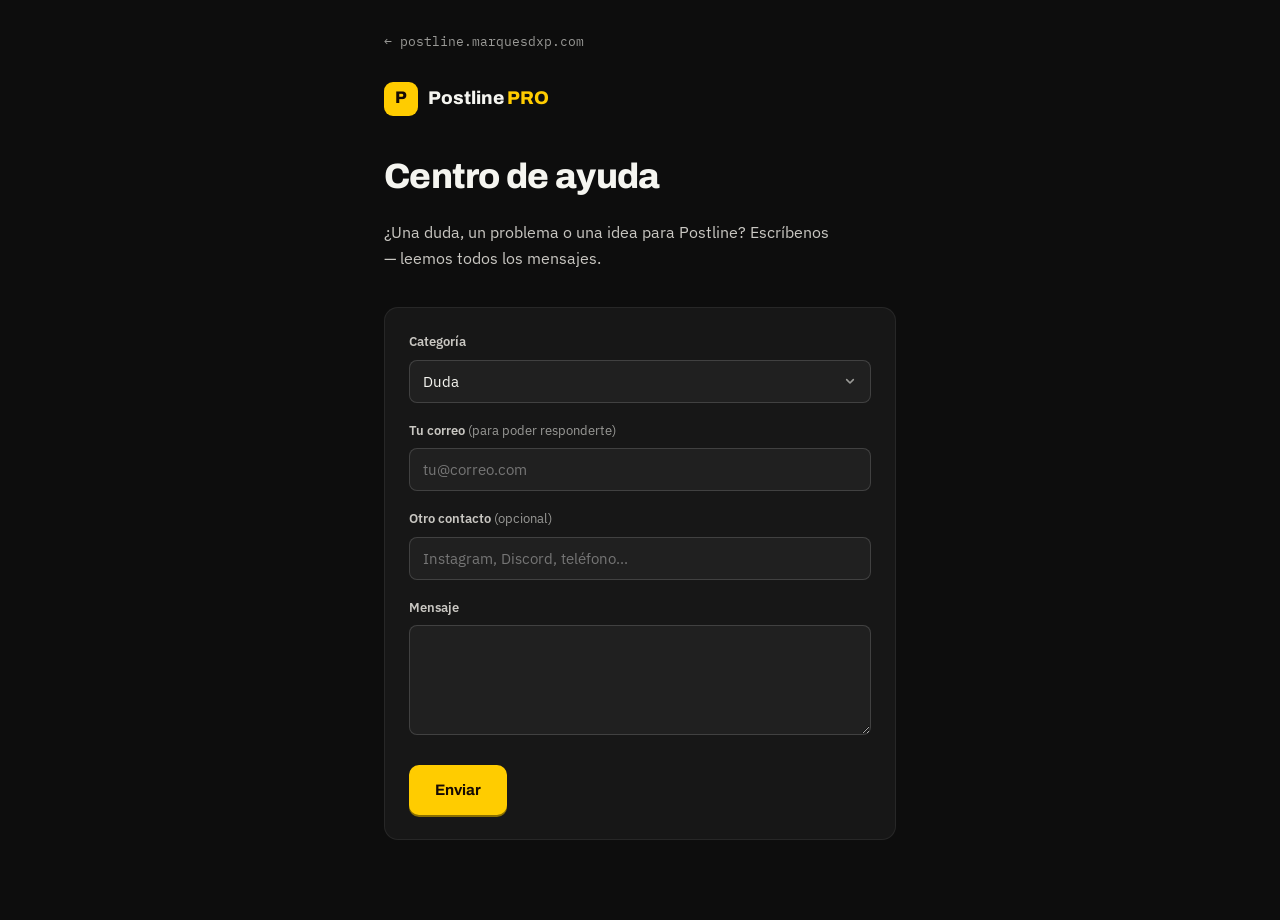
<file: help-center/index.html>
<!doctype html>
<html lang="es">
<head>
<meta charset="utf-8">
<meta name="viewport" content="width=device-width, initial-scale=1">
<title>Postline | Centro de ayuda</title>
<link rel="icon" href="../favicon.svg" type="image/svg+xml">
<meta name="description" content="¿Dudas, un problema o una idea para Postline? Escríbenos directamente aquí.">
<meta name="robots" content="noindex">
<link rel="preconnect" href="https://fonts.googleapis.com">
<link rel="preconnect" href="https://fonts.gstatic.com" crossorigin>
<link href="https://fonts.googleapis.com/css2?family=Archivo:wght@600;700;800&family=IBM+Plex+Sans:wght@400;500;600&family=IBM+Plex+Mono:wght@400;500;600&display=swap" rel="stylesheet">
<script src="https://challenges.cloudflare.com/turnstile/v0/api.js" async defer></script>
<style>
  :root{
    --bg:#0d0d0d; --bg-card:#171717; --bg-card-hi:#202020;
    --line:rgba(255,255,255,.07); --line-strong:rgba(255,255,255,.15);
    --ink:#f5f5f0; --ink-soft:#c9c7c2; --muted:#9a9a97;
    --orange:#ffcc00; --orange-hi:#ffd633; --orange-deep:#8a6f00;
    --green:#4caf50; --error:#f45c4c;
    --display:'Archivo',system-ui,sans-serif;
    --body:'IBM Plex Sans',system-ui,sans-serif;
    --mono:'IBM Plex Mono',ui-monospace,monospace;
    --r-md:14px; --r-btn:10px;
  }
  *,*::before,*::after{box-sizing:border-box}
  body{
    margin:0;background:var(--bg);color:var(--ink);font-family:var(--body);
    font-size:16px;line-height:1.6;-webkit-font-smoothing:antialiased;
    min-height:100vh;
  }
  a{color:var(--orange);text-decoration:none}
  a:hover{color:var(--orange-hi)}
  :focus-visible{outline:2.5px solid var(--orange);outline-offset:3px;border-radius:4px}

  .wrap{max-width:560px;margin:0 auto;padding:0 24px 80px}
  header{padding:28px 0 8px}
  .back{font-family:var(--mono);font-size:.8rem;color:var(--muted);display:inline-flex;align-items:center;gap:6px}
  .back:hover{color:var(--orange)}

  .brand{display:flex;align-items:center;gap:10px;margin:28px 0 6px}
  .brand-mark{width:34px;height:34px;border-radius:9px;background:var(--orange);color:#160a04;display:grid;place-items:center;font-family:var(--display);font-weight:800;font-size:1.05rem;flex:0 0 auto}
  .brand-name{font-family:var(--display);font-weight:800;font-size:1.15rem}
  .brand-name span{color:var(--orange)}

  h1{font-family:var(--display);font-weight:800;font-size:clamp(1.7rem,4vw,2.2rem);letter-spacing:-.02em;margin:18px 0 8px}
  .lede{color:var(--ink-soft);font-size:1rem;max-width:46ch;margin-bottom:36px}

  form{background:var(--bg-card);border:1px solid var(--line);border-radius:var(--r-md);padding:24px}
  .field{margin-bottom:18px}
  .field:last-of-type{margin-bottom:0}
  label{display:block;font-size:.8rem;font-weight:600;color:var(--ink-soft);margin-bottom:7px}
  .optional{color:var(--muted);font-weight:400}
  select,input[type=text],input[type=email],textarea{
    width:100%;background:var(--bg-card-hi);border:1px solid var(--line-strong);border-radius:8px;
    color:var(--ink);font-family:var(--body);font-size:.92rem;padding:11px 13px;outline:none;
    appearance:none;
  }
  select:focus,input:focus,textarea:focus{border-color:var(--orange)}
  textarea{resize:vertical;min-height:110px}
  select{
    background-image:url("data:image/svg+xml,%3Csvg xmlns='http://www.w3.org/2000/svg' viewBox='0 0 24 24' fill='none' stroke='%239a9a97' stroke-width='2.4' stroke-linecap='round' stroke-linejoin='round'%3E%3Cpath d='m7 10 5 5 5-5'/%3E%3C/svg%3E");
    background-repeat:no-repeat;background-position:right 12px center;background-size:16px;padding-right:36px;
  }
  .honeypot{position:absolute;left:-9999px;width:1px;height:1px;overflow:hidden}

  .submit-row{margin-top:22px;display:flex;align-items:center;gap:14px}
  button[type=submit]{
    font:inherit;font-family:var(--display);font-weight:700;font-size:.95rem;cursor:pointer;
    background:var(--orange);color:#160a04;border:none;border-radius:var(--r-btn);
    padding:13px 26px;box-shadow:0 2px 0 var(--orange-deep);transition:transform .15s ease,box-shadow .15s ease,opacity .15s ease;
  }
  button[type=submit]:hover{background:var(--orange-hi);transform:translateY(-1px);box-shadow:0 3px 0 var(--orange-deep)}
  button[type=submit]:disabled{opacity:.55;cursor:default;transform:none;box-shadow:0 2px 0 var(--orange-deep)}
  .status{font-size:.85rem}
  .status.ok{color:var(--green)}
  .status.err{color:var(--error)}

  .done{display:none;text-align:center;padding:40px 8px}
  .done.show{display:block}
  form.hide{display:none}
  .done h2{font-family:var(--display);font-weight:800;font-size:1.3rem;margin:0 0 8px}
  .done p{color:var(--ink-soft);font-size:.95rem}
</style>
</head>
<body>
  <div class="wrap">
    <header>
      <a class="back" href="https://postline.marquesdxp.com">← postline.marquesdxp.com</a>
      <div class="brand">
        <div class="brand-mark">P</div>
        <div class="brand-name">Postline <span>PRO</span></div>
      </div>
    </header>

    <h1 id="feedback">Centro de ayuda</h1>
    <p class="lede">¿Una duda, un problema o una idea para Postline? Escríbenos — leemos todos los mensajes.</p>

    <form id="feedback-form" novalidate>
      <div class="field">
        <label for="category">Categoría</label>
        <select id="category" name="category">
          <option value="question">Duda</option>
          <option value="problem">Problema</option>
          <option value="feature">Idea / funcionalidad</option>
          <option value="praise">Elogio</option>
        </select>
      </div>
      <div class="field">
        <label for="email">Tu correo <span class="optional">(para poder responderte)</span></label>
        <input type="email" id="email" name="email" placeholder="tu@correo.com">
      </div>
      <div class="field">
        <label for="contact">Otro contacto <span class="optional">(opcional)</span></label>
        <input type="text" id="contact" name="contact" placeholder="Instagram, Discord, teléfono...">
      </div>
      <div class="field">
        <label for="message">Mensaje</label>
        <textarea id="message" name="message" required></textarea>
      </div>
      <div class="field honeypot" aria-hidden="true">
        <label for="website">Website</label>
        <input type="text" id="website" name="website" tabindex="-1" autocomplete="off">
      </div>
      <div class="field">
        <div class="cf-turnstile" data-sitekey="0x4AAAAAAEdI7Gd1vpUMBIpE" data-theme="dark"></div>
      </div>
      <div class="submit-row">
        <button type="submit" id="submit-btn">Enviar</button>
        <span class="status" id="status"></span>
      </div>
    </form>

    <div class="done" id="done">
      <h2>✓ Mensaje enviado</h2>
      <p>Gracias — lo revisamos en breve.</p>
    </div>
  </div>

<script>
  var ENDPOINT = "https://postline-feedback.anderson-marques.workers.dev/api/feedback";
  var FALLBACK_EMAIL = "anderson@marquesdxp.com";

  var form = document.getElementById("feedback-form");
  var statusEl = document.getElementById("status");
  var submitBtn = document.getElementById("submit-btn");
  var doneEl = document.getElementById("done");

  function utmSource() {
    var params = new URLSearchParams(location.search);
    var src = params.get("utm_source");
    var med = params.get("utm_medium");
    return [src ? "utm_source=" + src : "", med ? "utm_medium=" + med : ""].filter(Boolean).join("&");
  }

  form.addEventListener("submit", function (e) {
    e.preventDefault();
    var message = document.getElementById("message").value.trim();
    if (!message) {
      statusEl.textContent = "Escribe un mensaje antes de enviar.";
      statusEl.className = "status err";
      document.getElementById("message").focus();
      return;
    }

    var turnstileToken = typeof turnstile !== "undefined" ? turnstile.getResponse() : "";
    if (!turnstileToken) {
      statusEl.textContent = "Completa la verificación antes de enviar.";
      statusEl.className = "status err";
      return;
    }

    submitBtn.disabled = true;
    statusEl.textContent = "Enviando…";
    statusEl.className = "status";

    fetch(ENDPOINT, {
      method: "POST",
      headers: { "Content-Type": "application/json" },
      body: JSON.stringify({
        category: document.getElementById("category").value,
        email: document.getElementById("email").value.trim(),
        contact: document.getElementById("contact").value.trim(),
        message: message,
        website: document.getElementById("website").value,
        source: utmSource(),
        turnstileToken: turnstileToken,
      }),
    })
      .then(function (res) { return res.json().then(function (data) { return { ok: res.ok, data: data }; }); })
      .then(function (result) {
        if (!result.ok || !result.data || !result.data.ok) throw new Error("send_failed");
        form.classList.add("hide");
        doneEl.classList.add("show");
      })
      .catch(function () {
        submitBtn.disabled = false;
        if (typeof turnstile !== "undefined") turnstile.reset();
        statusEl.innerHTML = 'No se pudo enviar. Escríbenos directamente a <a href="mailto:' + FALLBACK_EMAIL + '">' + FALLBACK_EMAIL + '</a>.';
        statusEl.className = "status err";
      });
  });
</script>
</body>
</html>
</file>
<file: css/style.css>
/* ==========================================================================
   POSTLINE PRO — landing page styles
   Tokens tomados de la app real (scss/tokens/_colors.scss)
   ========================================================================== */

:root{
  --bg:#0d0d0d; --bg-alt:#131313; --bg-card:#171717; --bg-card-hi:#202020;
  --line:rgba(255,255,255,.07); --line-soft:rgba(255,255,255,.045); --line-strong:rgba(255,255,255,.15);
  --ink:#f5f5f0; --ink-soft:#c9c7c2; --muted:#9a9a97;
  --orange:#ffcc00; --orange-hi:#ffd633; --orange-deep:#8a6f00; --orange-tint:rgba(255,204,0,.13);
  --green:#4caf50; --running:#298cff;
  --display:'Archivo',system-ui,sans-serif;
  --word:'Space Grotesk',system-ui,sans-serif;
  --body:'IBM Plex Sans',system-ui,sans-serif;
  --mono:'IBM Plex Mono',ui-monospace,monospace;
  --wrap:1160px; --r-sm:8px; --r-md:14px; --r-lg:20px; --r-xl:28px; --r-btn:10px;
  --banner-h:38px;
}

/* ---------- reset / base ---------- */
*,*::before,*::after{box-sizing:border-box}
html{scroll-behavior:smooth}
body{margin:0;background:var(--bg);color:var(--ink);font-family:var(--body);font-size:17px;line-height:1.6;-webkit-font-smoothing:antialiased;overflow-x:hidden}
img{max-width:100%;display:block}
a{color:var(--orange);text-decoration:none} a:hover{color:var(--orange-hi)}
button{font:inherit;cursor:pointer}
h1,h2,h3,h4{font-family:var(--display);font-weight:800;line-height:1.06;letter-spacing:-.026em;margin:0;color:var(--ink)}
h1{font-size:clamp(2.3rem,5.6vw,4.1rem)}
h2{font-size:clamp(1.85rem,3.6vw,2.7rem)}
h3{font-size:clamp(1.08rem,1.6vw,1.3rem)}
p{margin:0}
.icon-sprite{position:absolute}

/* ---------- layout helpers ---------- */
.wrap{width:100%;max-width:var(--wrap);margin:0 auto;padding:0 24px}
.section{padding:96px 0}
.section--tight{padding:64px 0}
.bg-alt{background:var(--bg-alt)}
.eyebrow{font-family:var(--mono);font-size:.72rem;font-weight:600;letter-spacing:.16em;text-transform:uppercase;color:var(--orange)}
.lede{font-size:clamp(1.02rem,1.4vw,1.16rem);color:var(--ink-soft);line-height:1.6}
.muted{color:var(--muted)}
.center{text-align:center}
.head{margin-bottom:48px}
.head h2{margin-top:14px;max-width:26ch}
.head .lede{margin-top:16px;max-width:58ch}
.head--center{text-align:center}
.head--center h2,.head--center .lede{margin-left:auto;margin-right:auto}

/* ---------- buttons ---------- */
.btn{display:inline-flex;align-items:center;justify-content:center;gap:.5rem;font-family:var(--display);font-weight:700;font-size:1rem;letter-spacing:-.01em;padding:15px 28px;border-radius:var(--r-btn);border:1.5px solid transparent;transition:transform .16s ease,box-shadow .16s ease,background .16s ease}
.btn--primary{background:var(--orange);color:#160a04;box-shadow:0 2px 0 var(--orange-deep)}
.btn--primary:hover{background:var(--orange-hi);color:#160a04;transform:translateY(-2px);box-shadow:0 4px 0 var(--orange-deep)}
.btn--ghost{background:transparent;color:var(--ink);border-color:var(--line-strong)}
.btn--ghost:hover{color:var(--ink);border-color:var(--orange)}
.btn--lg{padding:19px 38px;font-size:1.08rem}
.btn--block{width:100%}
:focus-visible{outline:2.5px solid var(--orange);outline-offset:3px;border-radius:4px}

.icon{width:20px;height:20px;flex:0 0 auto}
.badge{width:44px;height:44px;border-radius:12px;background:var(--orange-tint);color:var(--orange-hi);display:grid;place-items:center;flex:0 0 auto}
.badge .icon{width:22px;height:22px}

/* ==========================================================================
   BANNER
   ========================================================================== */
.banner{position:sticky;top:0;z-index:70;overflow:hidden;padding:8px 0;line-height:1.3;font-family:var(--mono);font-size:.78rem;color:var(--ink-soft);
  background:linear-gradient(90deg,#231a05,#2e2206 50%,#231a05);background-size:220% 100%;
  animation:bannerDrift 9s ease-in-out infinite;border-bottom:1px solid var(--line)}
.banner::before{content:"";position:absolute;inset:0;pointer-events:none;
  background:linear-gradient(100deg,transparent 30%,rgba(255,204,0,.16) 50%,transparent 70%);
  background-size:250% 100%;animation:bannerSheen 6s ease-in-out infinite}
@keyframes bannerDrift{0%,100%{background-position:0% 50%}50%{background-position:100% 50%}}
@keyframes bannerSheen{0%{background-position:180% 0}100%{background-position:-80% 0}}
@media(prefers-reduced-motion:reduce){.banner,.banner::before{animation:none}}
.banner b{color:var(--orange-hi)}
.banner__in{position:relative;display:flex;align-items:center;justify-content:center;gap:14px}
.banner__text{min-width:0;overflow:hidden;text-overflow:ellipsis;white-space:nowrap}
.banner__btn{flex:0 0 auto;display:inline-flex;align-items:center;gap:6px;padding:5px 12px;border-radius:var(--r-btn);background:var(--orange);color:#1a1400;font-weight:700;font-size:.74rem}
.banner__btn:hover{background:var(--orange-hi);color:#1a1400}
.banner__btn svg{width:13px;height:13px;fill:none;stroke:currentColor;stroke-width:1.8;stroke-linecap:round;stroke-linejoin:round}

/* ==========================================================================
   NAV
   ========================================================================== */
.nav{position:sticky;top:var(--banner-h);z-index:60;background:rgba(13,13,13,.88);backdrop-filter:blur(14px);border-bottom:1px solid var(--line)}
.nav__in{display:flex;align-items:center;gap:30px;height:68px}
.brand{display:flex;align-items:center;font-family:var(--word);font-weight:700;font-size:1.4rem;letter-spacing:-.02em;color:var(--ink)}
.brand--sm{font-size:1.1rem}
.badge-pro{font-family:var(--mono);font-size:.58rem;font-weight:600;letter-spacing:.1em;color:var(--orange);border:1.2px solid var(--orange);border-radius:5px;padding:3px 6px;line-height:1;display:inline-flex;align-items:center}
.nav__links{display:flex;gap:26px;margin-left:auto;font-size:.93rem;font-weight:500}
.nav__links a{color:var(--ink-soft)}
.nav__links a:hover{color:var(--orange)}
.nav__cta{padding:10px 20px;font-size:.9rem}
@media(max-width:900px){.nav{display:none}}

/* ==========================================================================
   HERO
   ========================================================================== */
.hero{position:relative;padding:80px 0 30px;overflow:hidden}
.hero::before{content:"";position:absolute;inset:0 0 auto;height:640px;z-index:-1;
  background:radial-gradient(64% 90% at 16% 6%,rgba(255,204,0,.16) 0%,transparent 62%),
             radial-gradient(50% 70% at 92% 0%,rgba(255,204,0,.07) 0%,transparent 60%)}
.hero__grid{display:grid;grid-template-columns:1.05fr .95fr;gap:56px;align-items:start}
.hero__grid > *{min-width:0}
@media(max-width:980px){.hero__grid{grid-template-columns:1fr;gap:44px}}
.hero .eyebrow{margin-bottom:16px}
.hero h1 em{font-style:normal;color:var(--orange)}
.hero__sub{margin-top:24px;max-width:52ch}
.hero__meta{font-family:var(--mono);font-size:.74rem;color:var(--muted);display:flex;flex-wrap:wrap;gap:8px 14px;margin:22px 0}
.hero__meta span{display:flex;align-items:center;gap:8px}
.hero__meta span:not(:last-child)::after{content:"·";color:var(--line-strong)}
.hero__ctas{display:flex;flex-wrap:wrap;gap:14px;margin-top:32px}
.hero__proof{display:flex;gap:12px;margin-top:32px;padding:16px 18px;border:1px solid var(--line);border-radius:var(--r-md);background:var(--bg-card);max-width:46ch}
.hero__proof .icon{color:var(--orange);margin-top:2px}
.hero__proof b{display:block;color:var(--ink);font-weight:700;margin-bottom:4px}
.hero__proof p{font-size:.92rem;color:var(--ink-soft);line-height:1.5}
.mock__caption{font-family:var(--mono);font-size:.68rem;letter-spacing:.13em;text-transform:uppercase;color:var(--muted);text-align:right;margin:0 0 14px}

/* ---------- product mock, recreated from the real app's tokens/markup ---------- */
.mock-stage{perspective:1700px}
.mock{background:var(--bg-card);border:2px solid var(--orange);border-radius:var(--r-lg);overflow:hidden;
  box-shadow:-26px 34px 70px -18px rgba(0,0,0,.65),0 10px 26px rgba(0,0,0,.4),0 0 0 1px rgba(255,204,0,.18),0 0 44px rgba(255,204,0,.14);
  transform:rotateY(-7deg) rotateX(3deg);transition:transform .5s cubic-bezier(.22,1,.36,1);will-change:transform}
.mock-stage:hover .mock{transform:rotateY(-2.5deg) rotateX(1deg)}
/* topbar — recreated from the real app's <header class="topbar"> */
.pl-top{display:flex;align-items:flex-start;justify-content:space-between;gap:12px;padding:13px 18px;border-bottom:1px solid var(--line);background:var(--bg-card-hi)}
.pl-top__title{display:flex;align-items:center;gap:8px;font-family:var(--word);font-weight:700;font-size:1.05rem;color:var(--ink)}
.pl-top__by{margin-top:3px;font-size:.72rem;color:var(--muted)}
.pl-top__by b{font-weight:500;color:var(--orange)}
.pl-top__right{display:flex;align-items:center;gap:10px}
.pl-resume{display:flex;align-items:center;gap:5px;padding:5px 10px;border-radius:7px;border:1px solid var(--green);color:var(--green);font-family:var(--display);font-weight:700;font-size:.72rem}
.pl-resume svg{width:10px;height:10px;fill:currentColor;stroke:none}
.pl-time{display:flex;align-items:center;gap:3px;font-family:var(--display);font-weight:800;font-size:1rem;color:var(--orange);font-variant-numeric:tabular-nums}
.pl-time svg{width:11px;height:11px;stroke:var(--orange);fill:none;stroke-width:2.4}
.pl-gear{width:26px;height:26px;border-radius:6px;background:var(--bg-card);border:1px solid var(--line);display:grid;place-items:center;color:var(--muted);flex:0 0 auto}
.pl-gear svg{width:14px;height:14px;stroke:currentColor;fill:none;stroke-width:1.8}

/* phase tab strip, colors/gradient border/glass hover match the real webview-menu */
.pl-strip{display:flex;gap:4px;margin:14px 18px 0;padding:4px;border-radius:10px;background:rgba(32,32,32,.55);border:1px solid var(--line)}
.pl-tab{position:relative;flex:1 1 0;min-width:0;display:flex;align-items:center;justify-content:center;gap:7px;
  padding:10px 9px;border-radius:8px;border:1px solid transparent;color:var(--muted);cursor:pointer;
  transition:background .3s ease,border-color .3s ease,color .3s ease,flex-grow .3s ease}
.pl-tab:hover{background:rgba(255,204,0,.09);border-color:rgba(255,204,0,.4);color:var(--orange)}
.pl-tab svg{width:16px;height:16px;stroke:currentColor;flex:0 0 auto}
.pl-tab .pl-label{font-family:var(--display);font-size:.76rem;font-weight:700;white-space:nowrap}
.pl-tab.is-on{flex-grow:1.3;color:#f5f5f0;
  background:linear-gradient(rgba(18,18,18,.94),rgba(18,18,18,.94)) padding-box,
             linear-gradient(95deg,rgba(255,204,0,.4) 0%,rgba(255,204,0,.95) 100%) border-box;
  box-shadow:5px 0 18px -5px rgba(255,204,0,.45),inset 0 1px 0 rgba(255,255,255,.14)}
.mock__body{padding:14px;min-height:272px}
.pl-phasehead{font-family:var(--mono);font-size:.62rem;font-weight:700;letter-spacing:.08em;text-transform:uppercase;color:var(--muted);padding-bottom:6px;margin:0 0 8px;border-bottom:1px solid var(--line)}
.pl-tool{display:flex;align-items:center;gap:10px;padding:12px 14px;background:var(--bg-card);border:1px solid var(--line);border-radius:10px;margin-bottom:8px}
.pl-tool:last-child{margin-bottom:0}
.pl-tool-ic{width:40px;height:40px;min-width:40px;border-radius:10px;background:var(--bg-card-hi);border:1px solid var(--line);display:grid;place-items:center;flex:0 0 auto}
.pl-tool-ic svg{width:20px;height:20px;stroke:var(--orange);fill:none;stroke-width:2}
.pl-tool-tx{flex:1;min-width:0}
.pl-tool-tx b{display:block;font-family:var(--display);font-weight:600;font-size:.82rem;color:var(--ink)}
.pl-tool-tx span{display:block;font-size:.68rem;color:var(--muted);margin-top:2px;white-space:nowrap;overflow:hidden;text-overflow:ellipsis}
.pl-tool-arr{width:12px;height:12px;flex:0 0 auto;stroke:var(--muted);opacity:.5;fill:none;stroke-width:2}
.pl-toolbar{display:flex;align-items:center;gap:8px;padding:10px 14px;border-top:1px solid var(--line);background:var(--bg-card-hi);flex-wrap:wrap}
.pl-lock{display:flex;align-items:center;gap:6px;padding:8px 12px;border-radius:8px;background:rgba(244,67,54,.12);border:1px solid rgba(244,67,54,.4);color:#f44336;font-family:var(--display);font-weight:800;font-size:.7rem}
.pl-lock svg{width:13px;height:13px;stroke:currentColor;fill:none;stroke-width:2}
.pl-sep{width:1px;height:22px;background:var(--line)}
.pl-tbtn{width:30px;height:30px;border-radius:7px;background:rgba(255,255,255,.02);border:1px solid var(--line);display:grid;place-items:center;flex:0 0 auto}
.pl-tbtn svg{width:15px;height:15px;fill:none;stroke-width:2}
.pl-tbtn--gray svg{stroke:var(--muted)}
.pl-tbtn--pink svg{stroke:#ff84d1}
.pl-tbtn--green svg{stroke:#20dc62}
.pl-tbtn--teal svg{stroke:#1ee0c0}
.pl-tbtn--blue svg{stroke:#6fb2ff}

/* ==========================================================================
   GRIDS
   ========================================================================== */
.grid{display:grid;gap:20px}
.grid--2{grid-template-columns:repeat(2,1fr)}
.grid--3{grid-template-columns:repeat(3,1fr)}
.grid--4{grid-template-columns:repeat(4,1fr)}
@media(max-width:980px){.grid--3,.grid--4{grid-template-columns:repeat(2,1fr)}}
@media(max-width:680px){.grid--2,.grid--3,.grid--4{grid-template-columns:1fr}}

/* ==========================================================================
   PAIN CARDS
   ========================================================================== */
.section--glow{position:relative;overflow:hidden}
.section--glow::before{content:"";position:absolute;inset:0;pointer-events:none;z-index:0;
  background:radial-gradient(50% 55% at 18% 8%,rgba(191,148,20,.055) 0%,transparent 58%),
             radial-gradient(40% 50% at 88% 95%,rgba(191,148,20,.035) 0%,transparent 55%)}
.section--glow > .wrap{position:relative;z-index:1}

/* glassmorphism, frosted-glass cards, same recipe as the real app's tab hover */
.pain{position:relative;background:rgba(255,255,255,.045);border:1px solid rgba(255,204,0,.16);border-radius:var(--r-md);padding:26px;
  backdrop-filter:blur(16px) saturate(140%);-webkit-backdrop-filter:blur(16px) saturate(140%);
  box-shadow:0 10px 26px rgba(0,0,0,.28),inset 0 1px 0 rgba(255,255,255,.09),inset 0 0 0 1px rgba(255,204,0,.05);
  transition:border-color .25s ease,transform .25s ease,box-shadow .25s ease}
.pain:hover{border-color:rgba(255,204,0,.4);transform:translateY(-3px);
  box-shadow:0 16px 36px rgba(0,0,0,.36),inset 0 1px 0 rgba(255,255,255,.12),0 0 0 1px rgba(255,204,0,.14)}
.pain__n{font-family:var(--mono);font-size:.78rem;color:var(--orange);letter-spacing:.08em;margin-bottom:14px}
.pain h3{font-size:1.04rem;margin-bottom:8px}
.pain p{font-size:.94rem;color:var(--ink-soft)}
.pain-note{margin-top:36px;text-align:center;font-family:var(--display);font-weight:700;font-size:clamp(1.08rem,2vw,1.4rem);letter-spacing:-.018em;color:var(--ink)}
.pain-note span{color:var(--orange)}
.pain-resolve{margin:22px auto 0;max-width:46ch;text-align:center;display:flex;align-items:center;justify-content:center;gap:10px;
  padding:14px 22px;border-radius:999px;border:1px solid rgba(255,204,0,.35);background:rgba(255,204,0,.06);
  font-family:var(--display);font-weight:700;font-size:.94rem;color:var(--ink)}
.pain-resolve svg{width:18px;height:18px;color:var(--green);flex:0 0 auto}

/* ==========================================================================
   METHOD PIPELINE
   ========================================================================== */
.phase-band{display:grid;grid-template-columns:repeat(4,1fr);gap:16px;position:relative}
@media(max-width:900px){.phase-band{grid-template-columns:1fr 1fr}}
@media(max-width:560px){.phase-band{grid-template-columns:1fr}}
.phase{background:var(--bg-card);border:1px solid var(--line);border-top:3px solid var(--orange);border-radius:var(--r-md);padding:24px}
.phase__n{font-family:var(--mono);font-size:.68rem;color:var(--muted);letter-spacing:.1em;text-transform:uppercase}
.phase h3{margin:10px 0 10px;font-size:1.12rem}
.phase p{font-size:.92rem;color:var(--ink-soft)}
.tracker{margin-top:20px;display:flex;align-items:center;gap:16px;padding:20px 24px;border:1px dashed var(--line-strong);border-radius:var(--r-md);background:rgba(255,204,0,.04)}
.tracker .badge{background:var(--orange-tint);color:var(--orange-hi)}
.tracker h4{font-family:var(--display);font-weight:700;font-size:1rem;margin-bottom:4px;color:var(--ink)}
.tracker p{font-size:.9rem;color:var(--ink-soft)}

/* ==========================================================================
   FEATURE GROUPS
   ========================================================================== */
.feat{position:relative;cursor:pointer;background:var(--bg-card);border:1px solid var(--line);border-radius:var(--r-md);padding:22px;padding-bottom:40px;display:flex;flex-direction:column;gap:12px;
  transition:transform .25s ease,border-color .25s ease,box-shadow .25s ease}
.feat:hover{transform:translateY(-4px);border-color:rgba(255,204,0,.3);box-shadow:0 16px 32px rgba(0,0,0,.32)}
.feat h4{font-family:var(--display);font-weight:700;font-size:1rem;color:var(--ink)}
.feat .badge{position:relative;background:#0f0d09;border:1px solid var(--line-strong);border-bottom:none;overflow:visible}
.feat .badge::after{content:"";position:absolute;left:10%;right:10%;bottom:-2px;height:3px;border-radius:2px;
  background:linear-gradient(90deg,#0a0a0a,var(--orange))}
.feat:hover .badge::after{background:linear-gradient(90deg,#0a0a0a,var(--orange-hi))}
.feat p{font-size:.9rem;color:var(--ink-soft)}
.feat::before{content:"Ver en la app →";position:absolute;right:22px;bottom:16px;font-family:var(--mono);font-size:.68rem;color:var(--orange);
  opacity:0;transform:translateX(-4px);transition:opacity .2s ease,transform .2s ease;pointer-events:none}
.feat:hover::before,.feat:focus-visible::before{opacity:1;transform:translateX(0)}

/* ==========================================================================
   FUNCIONALIDADES — pestañas por categoría, cada una con su color
   ========================================================================== */
.ftabs{display:flex;flex-wrap:wrap;gap:10px;justify-content:center;margin-bottom:40px}
.ftab{font-family:var(--display);font-weight:700;font-size:.86rem;padding:10px 18px;border-radius:999px;
  border:1.5px solid var(--line-strong);background:var(--bg-card);color:var(--ink-soft);cursor:pointer;
  transition:border-color .2s ease,color .2s ease,background .2s ease}
.ftab:hover{color:var(--ink)}
.ftab.is-on{border-color:var(--cat,var(--orange));color:var(--cat,var(--orange));background:color-mix(in srgb, var(--cat,var(--orange)) 14%, transparent)}
.fpanel[data-cat="edit"] .feat .badge{color:#20dc62}
.fpanel[data-cat="edit"] .feat .badge::after{background:linear-gradient(90deg,#0a0a0a,#20dc62)}
.fpanel[data-cat="media"] .feat .badge{color:#6fb2ff}
.fpanel[data-cat="media"] .feat .badge::after{background:linear-gradient(90deg,#0a0a0a,#6fb2ff)}
.fpanel[data-cat="deliver"] .feat .badge{color:#ff84d1}
.fpanel[data-cat="deliver"] .feat .badge::after{background:linear-gradient(90deg,#0a0a0a,#ff84d1)}
.fpanel[data-cat="bar"] .feat .badge{color:#1ee0c0}
.fpanel[data-cat="bar"] .feat .badge::after{background:linear-gradient(90deg,#0a0a0a,#1ee0c0)}

/* ==========================================================================
   REEL — capturas antes/después en carrusel horizontal continuo
   ========================================================================== */
.reel{overflow:hidden;-webkit-mask-image:linear-gradient(90deg,transparent,#000 6%,#000 94%,transparent);mask-image:linear-gradient(90deg,transparent,#000 6%,#000 94%,transparent)}
.reel__track{display:flex;gap:20px;width:max-content;animation:reelScroll 26s linear infinite}
.reel-stage:hover .reel__track{animation-play-state:paused}
@keyframes reelScroll{from{transform:translateX(0)}to{transform:translateX(-50%)}}
.reel__card{position:relative;width:230px;flex:0 0 auto}
.reel__ph{aspect-ratio:9/13;border-radius:var(--r-md);border:1px dashed var(--line-strong);background:var(--bg-card);display:grid;place-items:center;text-align:center;padding:18px}
.reel__ph span{font-family:var(--mono);font-size:.7rem;color:var(--muted);line-height:1.6}
.reel__tag{position:absolute;top:10px;left:10px;z-index:1;font-family:var(--mono);font-size:.6rem;font-weight:700;letter-spacing:.08em;text-transform:uppercase;padding:4px 9px;border-radius:6px}
.reel__tag--bad{background:rgba(255,255,255,.08);color:var(--ink-soft)}
.reel__tag--good{background:var(--orange);color:#160a04}
.reel__note{margin-top:28px;text-align:center;font-family:var(--mono);font-size:.72rem;color:var(--muted)}
@media(prefers-reduced-motion:reduce){.reel__track{animation:none}.reel{overflow-x:auto}}

/* reveal on scroll */
.rv{opacity:0;transform:translateY(16px);transition:opacity .55s ease,transform .55s ease}
.rv.in{opacity:1;transform:none}
@media(prefers-reduced-motion:reduce){.rv{opacity:1;transform:none;transition:none}}

/* ==========================================================================
   SPOTLIGHT (Auto Caption)
   ========================================================================== */
.spot{display:grid;grid-template-columns:1fr 1fr;gap:52px;align-items:center}
@media(max-width:900px){.spot{grid-template-columns:1fr;gap:34px}}
.spot__tag{display:inline-flex;align-items:center;gap:8px;background:var(--orange-tint);border:1px solid rgba(255,204,0,.3);border-radius:999px;padding:7px 15px;font-family:var(--mono);font-size:.68rem;letter-spacing:.08em;text-transform:uppercase;color:var(--orange-hi)}
.spot h2{margin:20px 0 18px}
.spot p{color:var(--ink-soft)}
.spot ol{list-style:none;counter-reset:step;margin:24px 0 0;padding:0;display:grid;gap:16px}
.spot ol li{counter-increment:step;display:flex;align-items:flex-start;gap:14px;font-size:.96rem;color:var(--ink-soft)}
.spot ol li::before{content:counter(step);flex:0 0 auto;width:26px;height:26px;margin-top:2px;border-radius:50%;background:var(--orange-tint);color:var(--orange-hi);font-family:var(--mono);font-size:.78rem;font-weight:600;display:grid;place-items:center}
.spot ol li span{flex:1 1 0;min-width:0;line-height:1.55}
.spot ol li b{color:var(--ink)}
.srt{background:#0d0b09;border:1px solid var(--line);border-radius:var(--r-md);font-family:var(--mono);font-size:.82rem;overflow:hidden}
.srt__h{display:flex;align-items:center;gap:9px;padding:12px 16px;border-bottom:1px solid var(--line);color:var(--muted);font-size:.7rem;letter-spacing:.06em}
.srt__h::before{content:"●";color:var(--orange)}
.srt__b{padding:18px 16px;display:grid;gap:16px}
.srt__tc{color:#5f6b7a;font-size:.7rem;display:block;margin-bottom:4px}
.srt__bad{display:block;color:#7c7468;text-decoration:line-through rgba(255,204,0,.7) 1.5px}
.srt__good{display:block;color:#eee9e2;margin-top:2px}
.srt__good mark{background:rgba(76,175,80,.2);color:#9fe0a5;padding:0 3px;border-radius:3px}
.srt__flag{display:block;color:#e4b273;font-size:.76rem;margin-top:6px}

/* ==========================================================================
   VS (antes / después)
   ========================================================================== */
.vs{display:grid;grid-template-columns:1fr 1fr;gap:20px}
@media(max-width:780px){.vs{grid-template-columns:1fr}}
.vs__col{border-radius:var(--r-lg);padding:30px 26px;border:1px solid var(--line);background:var(--bg-card)}
.vs__col--good{border-color:rgba(62,207,142,.35);background:rgba(62,207,142,.05)}
.vs__h{font-family:var(--display);font-weight:700;font-size:1.06rem;margin-bottom:20px;color:var(--ink)}
.vs ul{list-style:none;margin:0;padding:0;display:grid;gap:14px}
.vs li{display:flex;gap:12px;font-size:.94rem;line-height:1.45}
.vs li::before{flex:0 0 auto;font-family:var(--mono);font-weight:600;font-size:.86rem;width:18px}
.vs__col--bad li{color:var(--muted)}
.vs__col--bad li::before{content:"\2715";color:#5f584d}
.vs__col--good li{color:var(--ink-soft)}
.vs__col--good li::before{content:"\2713";color:var(--green)}

/* ==========================================================================
   QUÉ INCLUYE
   ========================================================================== */
.inc{background:var(--bg-card);border:1px solid var(--line);border-radius:var(--r-md);padding:24px;display:flex;flex-direction:column}
.inc__kind{font-family:var(--mono);font-size:.64rem;letter-spacing:.1em;text-transform:uppercase;color:var(--muted)}
.inc h3{margin:10px 0 8px;font-size:1.04rem}
.inc p{font-size:.9rem;color:var(--ink-soft);flex:1}
.inc__val{margin-top:16px;padding-top:14px;border-top:1px dashed var(--line-strong);font-family:var(--mono);font-size:.82rem;display:flex;justify-content:space-between}
.inc__val b{font-family:var(--display);font-size:1rem;color:var(--ink)}
.stack-total{margin-top:30px;text-align:center;padding:28px;border-radius:var(--r-lg);border:1px solid var(--line);background:var(--bg-card)}
.stack-total .lbl{font-family:var(--mono);font-size:.72rem;letter-spacing:.1em;text-transform:uppercase;color:var(--muted)}
.stack-total .num{font-family:var(--display);font-weight:800;font-size:clamp(2rem,4.6vw,2.8rem);margin:6px 0;color:var(--ink)}

/* ==========================================================================
   PRECIO + FAQ — fondo blanco, misma paleta invertida a claro
   ========================================================================== */
#precio,#faq{
  background:#fff;
  --bg-card:#f6f6f2; --bg-card-hi:#efefe8;
  --line:rgba(20,18,10,.1); --line-soft:rgba(20,18,10,.06); --line-strong:rgba(20,18,10,.18);
  --ink:#17160f; --ink-soft:#4b4a41; --muted:#7c7b71;
}
#precio .eyebrow,#faq .eyebrow{color:var(--orange-deep)}
#faq .faq summary::after{color:var(--orange-deep)}

.offer{display:flex;flex-direction:column;gap:28px;max-width:640px;margin:0 auto}
.offer__list{background:var(--bg-card);border:1px solid var(--line);border-radius:var(--r-lg);padding:30px}
.offer__list h3{font-size:1.14rem;margin-bottom:20px}
.offer__list ul{list-style:none;margin:0;padding:0}
.offer__list li{display:flex;align-items:center;gap:12px;padding:12px 0;border-bottom:1px solid var(--line);font-size:.94rem;color:var(--ink-soft)}
.offer__list li:last-child{border-bottom:0}
.offer__list li span{margin-left:auto;font-family:var(--mono);font-size:.84rem;color:var(--muted);white-space:nowrap}
.offer__list li::before{content:"\2713";color:var(--green);font-family:var(--mono);font-weight:600}
.offer__list li.bonus::before{content:"\2605";color:var(--orange-deep)}
.offer__list li.total{border-top:2px solid var(--line-strong);border-bottom:0;margin-top:4px;padding-top:18px;font-weight:700}
.offer__list li.total::before{content:"";width:0}
.offer__list li.total b{color:var(--ink);font-family:var(--display)}
.offer__list li.total span{color:var(--ink-soft);font-weight:400;text-align:right}

.card-buy{background:#0d0d0d;color:#f5f5f0;border:2px solid var(--orange);border-radius:var(--r-lg);padding:36px 32px;position:relative;box-shadow:0 24px 60px rgba(0,0,0,.4),0 0 46px rgba(255,204,0,.14);text-align:center}
.card-buy__flag{position:absolute;top:-13px;left:50%;transform:translateX(-50%);background:var(--orange);color:#160a04;font-family:var(--mono);font-size:.62rem;font-weight:700;letter-spacing:.1em;text-transform:uppercase;padding:6px 12px;border-radius:6px;white-space:nowrap}
.card-buy__kind{font-family:var(--mono);font-size:.68rem;letter-spacing:.1em;text-transform:uppercase;color:#9a9a97}
.card-buy h3{font-size:1.5rem;margin:8px 0 4px;color:#f5f5f0}
.card-buy .muted{font-size:.9rem;color:#9a9a97}
.price{display:flex;align-items:baseline;justify-content:center;gap:10px;margin:26px 0 6px}
.price__cur{font-family:var(--display);font-weight:700;font-size:1.6rem;color:#f5f5f0}
.price__num{font-family:var(--display);font-weight:800;font-size:clamp(3.6rem,10vw,5.2rem);letter-spacing:-.04em;line-height:.9;color:var(--orange)}
.price__note{font-family:var(--mono);font-size:.78rem;color:#9a9a97}
.card-buy .btn{margin-top:26px}
.card-buy__social{display:flex;flex-direction:column;align-items:center;gap:10px;margin-top:22px}
.card-buy__avatars{display:flex}
.card-buy__avatars span{width:32px;height:32px;border-radius:50%;display:grid;place-items:center;font-family:var(--display);font-weight:700;font-size:.78rem;color:#160a04;border:2px solid #0d0d0d;margin-left:-9px}
.card-buy__avatars span:first-child{margin-left:0}
.card-buy__social p{font-size:.86rem;color:#c9c7c2;max-width:36ch}
.card-buy__social p .muted{color:#7c7b74}
.card-buy__guar{margin-top:22px;padding-top:18px;border-top:1px solid rgba(255,255,255,.1);font-size:.84rem;color:#9a9a97;text-align:center}
.trustline{display:flex;flex-wrap:wrap;gap:12px 22px;justify-content:center;margin-top:22px;font-family:var(--mono);font-size:.72rem;color:var(--muted)}
.trustline span{display:flex;align-items:center;gap:7px}
.trustline .icon{width:15px;height:15px;color:var(--orange-deep)}

/* ==========================================================================
   TESTIMONIOS
   ========================================================================== */
.quote{background:var(--bg-card);border:1px solid var(--line);border-radius:var(--r-md);padding:24px;display:flex;flex-direction:column;gap:16px}
.quote p{font-size:.96rem;color:var(--ink-soft);flex:1;font-style:italic}
.quote__who{display:flex;align-items:center;gap:12px}
.quote__av{width:38px;height:38px;border-radius:50%;background:var(--bg-card-hi);border:1px solid var(--line);display:grid;place-items:center;font-family:var(--display);font-weight:700;font-size:.8rem;color:var(--muted)}
.quote__n{font-weight:600;font-size:.9rem;color:var(--ink)}
.quote__r{font-family:var(--mono);font-size:.7rem;color:var(--muted)}

/* ==========================================================================
   FAQ
   ========================================================================== */
.faq{max-width:800px;margin:0 auto}
.faq details{border-bottom:1px solid var(--line)}
.faq summary{list-style:none;cursor:pointer;padding:20px 40px 20px 0;position:relative;font-family:var(--display);font-weight:600;font-size:1.02rem;color:var(--ink)}
.faq summary::-webkit-details-marker{display:none}
.faq summary::after{content:"+";position:absolute;right:4px;top:16px;font-family:var(--mono);font-size:1.3rem;color:var(--orange);transition:transform .2s ease}
.faq details[open] summary::after{transform:rotate(45deg)}
.faq p{padding:0 40px 22px 0;color:var(--ink-soft);font-size:.94rem}

/* ==========================================================================
   AUTOR
   ========================================================================== */
.author{display:grid;grid-template-columns:.78fr 1.22fr;gap:48px;align-items:center}
@media(max-width:860px){.author{grid-template-columns:1fr;gap:30px}}
.author__ph{aspect-ratio:4/5;border-radius:var(--r-lg);border:1px dashed var(--line-strong);background:var(--bg-card);display:grid;place-items:center;text-align:center;padding:24px}
.author__ph span{font-family:var(--mono);font-size:.74rem;color:var(--muted);line-height:1.6}
.author__sig{font-family:var(--mono);font-size:.72rem;letter-spacing:.1em;text-transform:uppercase;color:var(--muted)}
.author h2{margin:12px 0 18px}
.author p{color:var(--ink-soft);margin-bottom:14px}
.author p strong{color:var(--ink)}
.author .btn{margin-top:8px}

/* ==========================================================================
   CIERRE
   ========================================================================== */
.close{display:flex;flex-direction:column;align-items:center;text-align:center}
.close h2{max-width:22ch;margin:0 0 24px}
.close p{color:var(--ink-soft);max-width:56ch;margin:0 0 16px}
.close .price-line{font-family:var(--display);font-weight:700;color:var(--ink);font-size:1.16rem;margin:26px 0}
.close .price-line b{color:var(--orange)}
.close .close__meta{margin-top:40px;font-family:var(--mono);font-size:.76rem;line-height:1.9;color:var(--muted)}

/* ==========================================================================
   FOOTER
   ========================================================================== */
.foot{border-top:1px solid var(--line);padding:40px 0;font-size:.86rem;color:var(--muted)}
.foot__in{display:flex;flex-wrap:wrap;gap:18px;align-items:center}
.foot__links{display:flex;gap:20px;margin-left:auto}
.foot__legal{margin-top:18px;font-size:.78rem}

/* ==========================================================================
   PROOF TOAST — notificaciones de actividad, desktop y móvil
   ========================================================================== */
.proof-toast{position:fixed;left:20px;right:20px;bottom:20px;z-index:90;pointer-events:none}
@media(min-width:901px){.proof-toast{right:auto}}
.proof-card{position:relative;display:flex;align-items:flex-start;gap:12px;width:290px;max-width:100%;padding:14px 30px 14px 16px;
  background:var(--bg-card);border:1px solid rgba(255,204,0,.55);border-radius:var(--r-md);
  box-shadow:0 0 0 1px rgba(255,204,0,.12),0 16px 34px rgba(0,0,0,.5),0 0 22px rgba(255,204,0,.14);
  opacity:0;transform:translateY(10px) scale(.97);transition:opacity .4s ease,transform .4s ease;pointer-events:auto}
.proof-card.is-in{opacity:1;transform:translateY(0) scale(1)}
.proof-card__av{width:34px;height:34px;border-radius:50%;flex:0 0 auto;display:grid;place-items:center;
  font-family:var(--display);font-weight:700;font-size:.82rem;color:#160a04}
.proof-card__body{min-width:0}
.proof-card__name{display:block;font-family:var(--display);font-weight:700;font-size:.86rem;color:var(--ink);margin-bottom:3px}
.proof-card__text{display:flex;align-items:flex-start;gap:5px;margin:0;font-size:.78rem;line-height:1.4;color:var(--ink-soft)}
.proof-card__check{flex:0 0 auto;color:var(--green);margin-top:2px}
.proof-card__close{position:absolute;top:8px;right:8px;width:18px;height:18px;border:0;background:none;color:var(--muted);
  font-size:1rem;line-height:1;display:grid;place-items:center;border-radius:4px}
.proof-card__close:hover{color:var(--orange)}

/* ==========================================================================
   SECCIONES ESPECÍFICAS
   ========================================================================== */
#demo .head h2{max-width:20ch}
#demo .head .lede{max-width:62ch}

/* ==========================================================================
   PANTALLAS PEQUEÑAS (≤560px)
   La banda superior no tenía ningún ajuste por debajo de 560px: aquí es
   donde vive la mayoría de los móviles reales, así que todo lo que sigue
   evita que el botón del banner, la cabecera del mock y las pestañas de
   fase se aprieten o se vean desproporcionados.
   ========================================================================== */
@media(max-width:560px){
  .banner__in{justify-content:space-between}
  .banner{font-size:.72rem}
  .banner__btn{padding:5px 10px;font-size:.7rem}

  .hero{padding:64px 0 24px}
  .hero__ctas{flex-direction:column;align-items:stretch}
  .hero__ctas .btn{width:100%}

  /* cabecera del panel: si no cabe en una fila, pasa a dos en vez de apretarse */
  .pl-top{flex-wrap:wrap;row-gap:10px}

  /* las 4 fases se reparten en una cuadrícula 2x2 — la misma idea que
     captionflow.com.br usa para partir su panel de producto en móvil */
  .pl-strip{display:grid;grid-template-columns:repeat(2,1fr);gap:6px}
  .pl-tab{padding:11px 8px}
  .pl-tab.is-on{flex-grow:0}

  .card-buy{padding:30px 20px}
  .card-buy__flag{font-size:.56rem;padding:5px 9px}
  .reel__card{width:180px}

  .foot__in{flex-direction:column;align-items:flex-start;gap:10px}
  .foot__links{margin-left:0}
}

@media(max-width:400px){
  .banner{font-size:.66rem;padding:8px 0}
  .banner__btn{padding:4px 9px;font-size:.64rem;gap:4px}
  .banner__btn svg{width:11px;height:11px}
  .pl-resume{font-size:.64rem;padding:4px 8px}
  .pl-time{font-size:.86rem}
}
</file>
